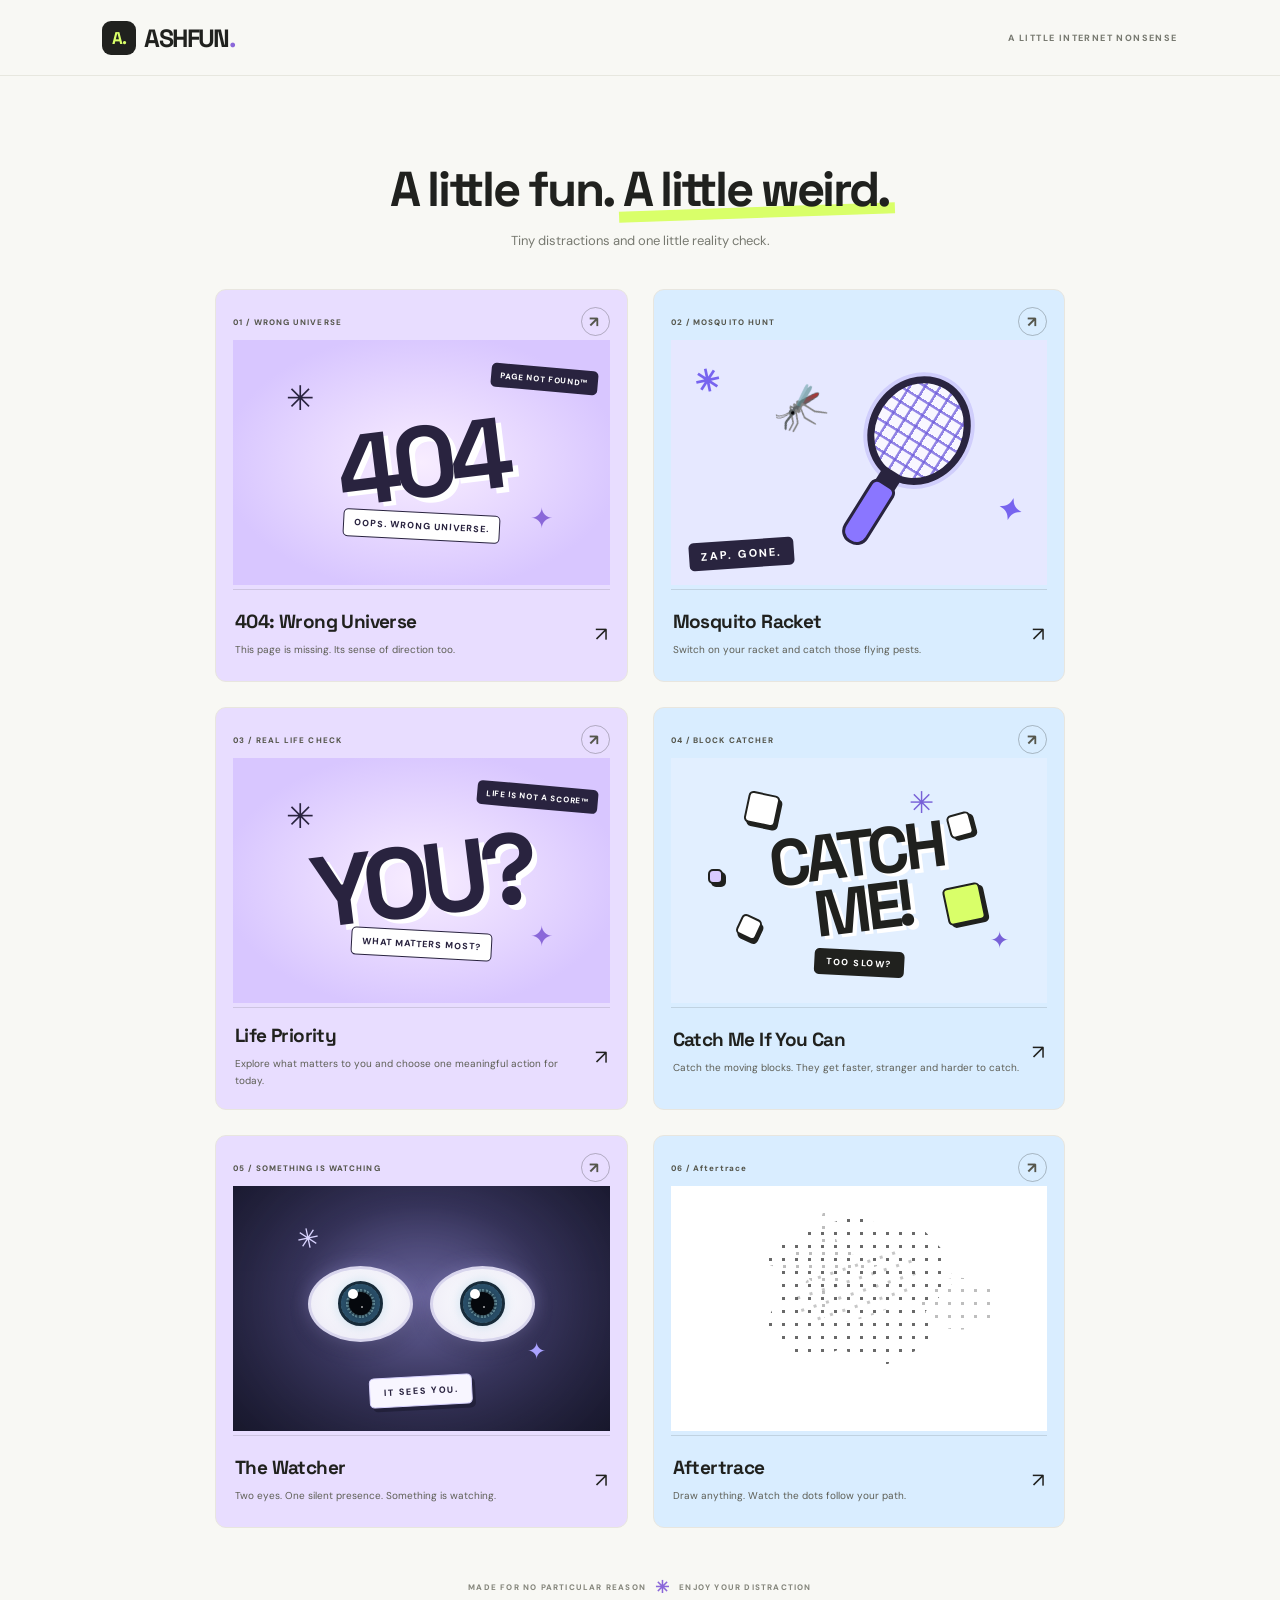
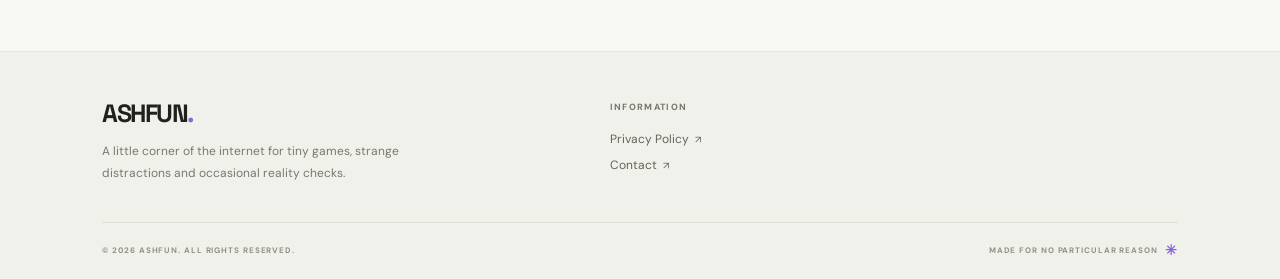
<file: index.html>
<!DOCTYPE html>
<html lang="en">
<head>
  <meta charset="UTF-8">
  <meta name="viewport" content="width=device-width, initial-scale=1.0">
  <meta name="description" content="ASHFUN — a little corner of the internet for weird distractions, tiny games, and meaningful life reflections.">
  <title>ASHFUN — Your Little Corner of Fun</title>
  <link rel="stylesheet" href="style.css">
  <script src="script.js" defer></script>
</head>
<body>

  <header class="navbar">
    <a href="index.html" class="brand" aria-label="ASHFUN home">
      <span class="brand-mark">A.</span>
      ASHFUN<span class="brand-dot">.</span>
    </a>
    <span class="header-note">A LITTLE INTERNET NONSENSE</span>
  </header>

  <main class="main">
    <section class="page-heading">
      <h1>A little fun. <span>A little weird.</span></h1>
      <p>Tiny distractions and one little reality check.</p>
    </section>

    <section class="games-grid" aria-label="Choose an experience">

      <!-- GAME 1: 404 WRONG UNIVERSE -->
      <a class="game-card game-lavender" href="404-error.html">
        <div class="game-card-top">
          <span>01 / WRONG UNIVERSE</span>
          <span class="card-arrow" aria-hidden="true">↗</span>
        </div>

        <div class="game-art art-404" aria-hidden="true">
          <span class="error-star error-star-one">✳</span>
          <span class="error-star error-star-two">✦</span>
          <div class="error-number">404</div>
          <div class="error-label">OOPS. WRONG UNIVERSE.</div>
          <div class="error-mini">PAGE NOT FOUND™</div>
        </div>

        <div class="game-card-bottom">
          <div>
            <h2>404: Wrong Universe</h2>
            <p>This page is missing. Its sense of direction too.</p>
          </div>
          <span class="bottom-arrow" aria-hidden="true">↗</span>
        </div>
      </a>

      <!-- GAME 2: MOSQUITO RACKET -->
      <a class="game-card game-blue" href="mosquito-game.html">
        <div class="game-card-top">
          <span>02 / MOSQUITO HUNT</span>
          <span class="card-arrow" aria-hidden="true">↗</span>
        </div>

        <div class="game-art art-mosquito" aria-hidden="true">
          <span class="mosquito-spark mosquito-spark-one">✳</span>
          <span class="mosquito-spark mosquito-spark-two">✦</span>
          <div class="mosquito-art-icon">🦟</div>

          <div class="racket-art">
            <div class="racket-art-head">
              <span></span><span></span><span></span>
              <span></span><span></span><span></span>
              <span></span><span></span><span></span>
            </div>
            <div class="racket-art-neck"></div>
            <div class="racket-art-handle"></div>
          </div>

          <div class="mosquito-art-label">ZAP. GONE.</div>
        </div>

        <div class="game-card-bottom">
          <div>
            <h2>Mosquito Racket</h2>
            <p>Switch on your racket and catch those flying pests.</p>
          </div>
          <span class="bottom-arrow" aria-hidden="true">↗</span>
        </div>
      </a>

      <!-- EXPERIENCE 3: LIFE PRIORITY -->
      <a class="game-card game-lavender" href="life-priority.html">
        <div class="game-card-top">
          <span>03 / REAL LIFE CHECK</span>
          <span class="card-arrow" aria-hidden="true">↗</span>
        </div>

        <div class="game-art art-404" aria-hidden="true">
          <span class="error-star error-star-one">✳</span>
          <span class="error-star error-star-two">✦</span>
          <div class="error-number">YOU?</div>
          <div class="error-label">WHAT MATTERS MOST?</div>
          <div class="error-mini">LIFE IS NOT A SCORE™</div>
        </div>

        <div class="game-card-bottom">
          <div>
            <h2>Life Priority</h2>
            <p>Explore what matters to you and choose one meaningful action for today.</p>
          </div>
          <span class="bottom-arrow" aria-hidden="true">↗</span>
        </div>
      </a>

      <!-- GAME 4: CATCH ME IF YOU CAN -->
      <a class="game-card game-blue" href="block-catcher.html">
        <div class="game-card-top">
          <span>04 / BLOCK CATCHER</span>
          <span class="card-arrow" aria-hidden="true">↗</span>
        </div>

        <div class="game-art art-catcher" aria-hidden="true">
          <span class="catcher-star catcher-star-one">✳</span>
          <span class="catcher-star catcher-star-two">✦</span>

          <div class="catcher-block catcher-block-one"></div>
          <div class="catcher-block catcher-block-two"></div>
          <div class="catcher-block catcher-block-three"></div>
          <div class="catcher-block catcher-block-four"></div>
          <div class="catcher-block catcher-block-five"></div>

          <div class="catcher-title">CATCH<br>ME!</div>
          <div class="catcher-label">TOO SLOW?</div>
        </div>

        <div class="game-card-bottom">
          <div>
            <h2>Catch Me If You Can</h2>
            <p>Catch the moving blocks. They get faster, stranger and harder to catch.</p>
          </div>
          <span class="bottom-arrow" aria-hidden="true">↗</span>
        </div>
      </a>

      <!-- EXPERIENCE 5: THE WATCHER -->
      <a class="game-card game-lavender" href="watcher.html">
        <div class="game-card-top">
          <span>05 / SOMETHING IS WATCHING</span>
          <span class="card-arrow" aria-hidden="true">↗</span>
        </div>

        <div class="game-art art-watcher" aria-hidden="true">
          <span class="watcher-star watcher-star-one">✳</span>
          <span class="watcher-star watcher-star-two">✦</span>

          <div class="watcher-eyes">
            <div class="watcher-eye">
              <div class="watcher-iris"></div>
            </div>
            <div class="watcher-eye">
              <div class="watcher-iris"></div>
            </div>
          </div>

          <div class="watcher-label">IT SEES YOU.</div>
        </div>

        <div class="game-card-bottom">
          <div>
            <h2>The Watcher</h2>
            <p>Two eyes. One silent presence. Something is watching.</p>
          </div>
          <span class="bottom-arrow" aria-hidden="true">↗</span>
        </div>
      </a>

      <!-- EXPERIENCE 6: Aftertrace -->
      <a class="game-card game-blue" href="dots.html">
        <div class="game-card-top">
          <span>06 / Aftertrace</span>
          <span class="card-arrow" aria-hidden="true">↗</span>
        </div>

        <div class="game-art art-dots" aria-hidden="true">
          <div class="dots-preview dots-preview-one"></div>
          <div class="dots-preview dots-preview-two"></div>
          <div class="dots-preview dots-preview-three"></div>
          <div class="dots-preview dots-preview-four"></div>
        </div>

        <div class="game-card-bottom">
          <div>
            <h2>Aftertrace</h2>
            <p>Draw anything. Watch the dots follow your path.</p>
          </div>
          <span class="bottom-arrow" aria-hidden="true">↗</span>
        </div>
      </a>

    </section>

    <div class="bottom-note">
      MADE FOR NO PARTICULAR REASON
      <span>✳</span>
      ENJOY YOUR DISTRACTION
    </div>
  </main>

  <footer class="site-footer">

    <div class="footer-main">

      <div class="footer-about">
        <a href="index.html" class="footer-brand">
          ASHFUN<span>.</span>
        </a>
        <p>
          A little corner of the internet for tiny games,
          strange distractions and occasional reality checks.
        </p>
      </div>

      <div class="footer-links">
        <h3>INFORMATION</h3>
        <a href="privacy-policy.html" target="_blank" rel="noopener noreferrer">Privacy Policy <span>↗</span></a>
        <a href="mailto:abhishekhadpad2397@gmail.com" target="_blank" rel="noopener noreferrer">Contact <span>↗</span></a>
      </div>

    </div>

    <div class="footer-bottom">
      <span>© <span id="footer-year">2026</span> ASHFUN. ALL RIGHTS RESERVED.</span>
      <span>MADE FOR NO PARTICULAR REASON <span class="footer-star">✳</span></span>
    </div>

  </footer>

</body>
</html>
<!-- Cloudflare analytics deployment check -->
</file>
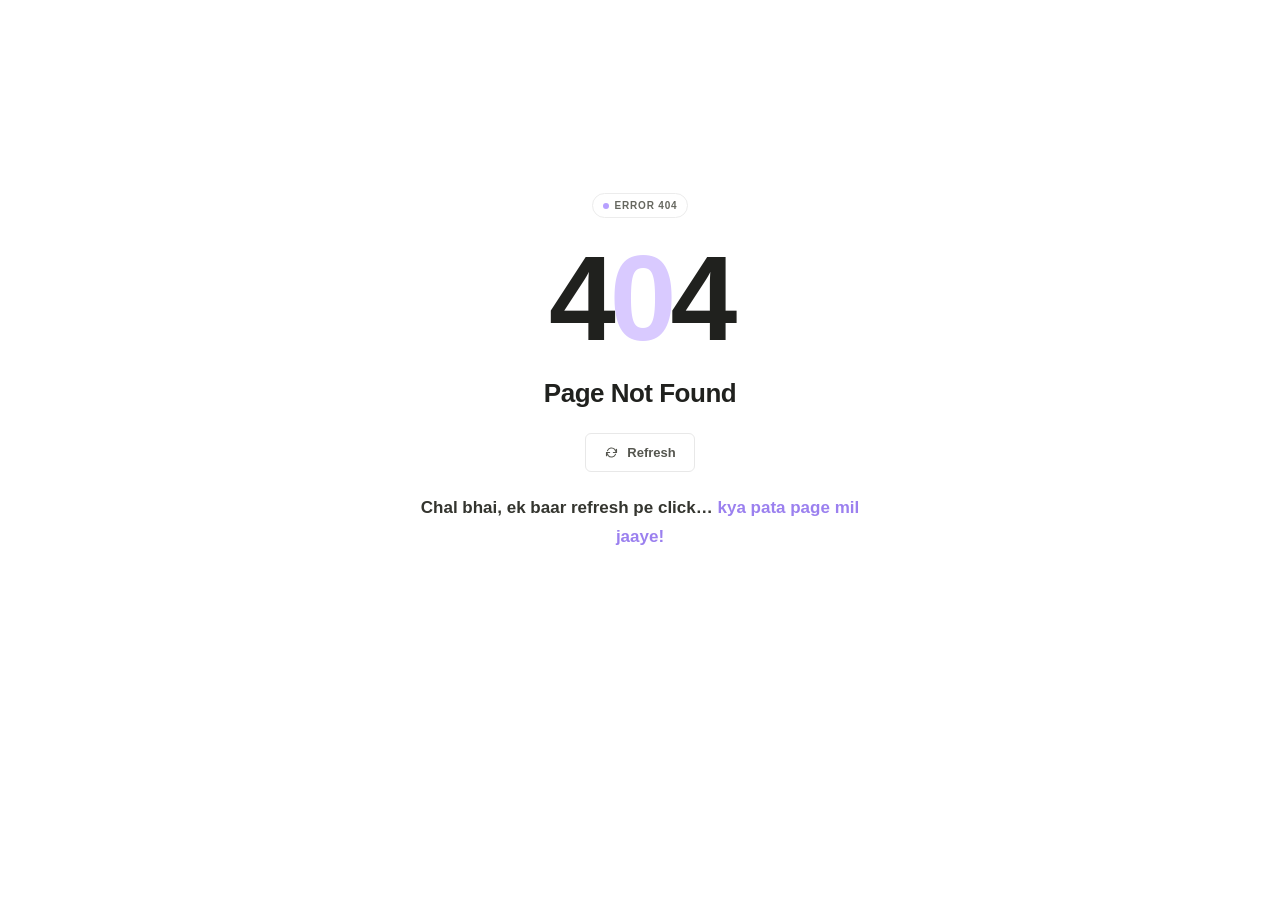
<file: 404-error.html>
<!DOCTYPE html>
<html lang="en">
<head>
  <meta charset="UTF-8">
  <meta name="viewport" content="width=device-width, initial-scale=1.0">
  <meta name="description" content="Page not found.">
  <meta name="robots" content="noindex, follow">
  <title>404 — Page Not Found</title>

  <style>
    * {
      box-sizing: border-box;
    }

    body {
      margin: 0;
      min-height: 100vh;
      background: #ffffff;
      color: #20211e;
      font-family: Arial, Helvetica, sans-serif;
    }

    .error-page {
      min-height: 100vh;
      display: flex;
      align-items: center;
      justify-content: center;
      padding: 30px 20px;
    }

    .error-content {
      width: 100%;
      max-width: 460px;
      text-align: center;
      transform: translateY(-35px);
    }

    .error-label {
      display: inline-flex;
      align-items: center;
      gap: 6px;
      margin-bottom: 20px;
      padding: 6px 10px;
      border: 1px solid #ececec;
      border-radius: 100px;
      color: #66675f;
      font-size: 10px;
      font-weight: 600;
      letter-spacing: 0.8px;
      text-transform: uppercase;
    }

    .error-dot {
      width: 6px;
      height: 6px;
      border-radius: 50%;
      background: #b7a0ff;
    }

    .error-code {
      margin: 0;
      color: #20211e;
      font-size: clamp(80px, 16vw, 120px);
      font-weight: 800;
      line-height: 1;
      letter-spacing: -6px;
    }

    .error-code span {
      color: #d9caff;
    }

    .error-title {
      margin: 20px 0 0;
      font-size: clamp(20px, 4vw, 26px);
      font-weight: 700;
      letter-spacing: -0.5px;
    }

    .refresh-button {
      display: inline-flex;
      align-items: center;
      justify-content: center;
      gap: 8px;
      margin-top: 24px;
      padding: 11px 18px;
      border: 1px solid #e8e8e8;
      border-radius: 6px;
      background: transparent;
      color: #55564f;
      font-family: inherit;
      font-size: 13px;
      font-weight: 700;
      cursor: pointer;
      transition: background 0.2s ease,
                  border-color 0.2s ease,
                  color 0.2s ease;
    }

    .refresh-button:hover {
      background: #f7f7f7;
      border-color: #d8d8d8;
      color: #20211e;
    }

    .refresh-button:focus-visible {
      outline: 2px solid #b7a0ff;
      outline-offset: 3px;
    }

    .refresh-button svg {
      width: 15px;
      height: 15px;
      transition: transform 0.3s ease;
    }

    .refresh-button:hover svg {
      transform: rotate(45deg);
    }

    .refresh-instruction {
      margin: 22px 0 0;
      color: #34352f;
      font-size: clamp(15px, 3.5vw, 17px);
      font-weight: 700;
      line-height: 1.7;
      transition: opacity 0.25s ease;
    }

    .refresh-instruction span {
      color: #9b80ef;
    }

    .refresh-instruction.hidden {
      display: none;
    }

    .funny-message {
      max-width: 380px;
      min-height: 55px;
      margin: 20px auto 0;
      padding: 0 5px;
      color: #45463f;
      font-size: clamp(16px, 3.8vw, 19px);
      font-weight: 700;
      line-height: 1.7;
      opacity: 0;
      transform: translateY(8px);
      transition: opacity 0.3s ease, transform 0.3s ease;
    }

    .funny-message.visible {
      opacity: 1;
      transform: translateY(0);
    }

    .message-count {
      margin-top: 10px;
      color: #aaa99f;
      font-size: 11px;
      font-weight: 600;
      letter-spacing: 0.8px;
      opacity: 0;
      transition: opacity 0.2s ease;
    }

    .message-count.visible {
      opacity: 1;
    }

    /* Little ghost that slides in from the right */
    .ghost-notification {
      position: fixed;
      right: 20px;
      bottom: 24px;
      z-index: 1000;
      display: flex;
      align-items: center;
      gap: 12px;
      width: min(330px, calc(100vw - 32px));
      padding: 14px 16px;
      border: 1px solid #eee9ff;
      border-radius: 14px;
      background: rgba(255, 255, 255, 0.98);
      box-shadow: 0 8px 30px rgba(32, 33, 30, 0.09);
      opacity: 0;
      visibility: hidden;
      transform: translateX(calc(100% + 40px));
      transition:
        transform 0.45s cubic-bezier(0.2, 0.8, 0.2, 1),
        opacity 0.35s ease,
        visibility 0.35s ease;
      pointer-events: none;
    }

    .ghost-notification.show {
      opacity: 1;
      visibility: visible;
      transform: translateX(0);
    }

    .ghost-icon {
      flex-shrink: 0;
      display: flex;
      align-items: center;
      justify-content: center;
      width: 43px;
      height: 43px;
      border-radius: 12px;
      background: #f1ebff;
      font-size: 27px;
      animation: ghost-float 2s ease-in-out infinite;
    }

    .ghost-text {
      min-width: 0;
      text-align: left;
    }

    .ghost-heading {
      margin: 0 0 4px;
      color: #9b80ef;
      font-size: 10px;
      font-weight: 800;
      letter-spacing: 1px;
      text-transform: uppercase;
    }

    .ghost-message {
      margin: 0;
      color: #34352f;
      font-size: 13px;
      font-weight: 700;
      line-height: 1.5;
      overflow-wrap: anywhere;
    }

    @keyframes ghost-float {
      0%, 100% {
        transform: translateY(0);
      }

      50% {
        transform: translateY(-4px);
      }
    }

    @media (max-width: 480px) {
      .error-content {
        transform: translateY(-20px);
      }

      .error-code {
        letter-spacing: -4px;
      }

      .error-title {
        margin-top: 16px;
      }

      .refresh-instruction {
        margin-top: 20px;
      }

      .ghost-notification {
        right: 12px;
        bottom: 14px;
      }
    }

    @media (prefers-reduced-motion: reduce) {
      .refresh-button,
      .refresh-button svg,
      .funny-message,
      .message-count,
      .refresh-instruction,
      .ghost-notification {
        transition: none;
      }

      .ghost-icon {
        animation: none;
      }
    }
  </style>
</head>

<body>
  <main class="error-page">
    <section class="error-content" aria-labelledby="error-title">

      <div class="error-label">
        <span class="error-dot"></span>
        Error 404
      </div>

      <h1 class="error-code">4<span>0</span>4</h1>

      <h2 class="error-title" id="error-title">
        Page Not Found
      </h2>

      <button
        class="refresh-button"
        id="refreshButton"
        type="button"
        aria-label="Show a funny message"
      >
        <svg
          xmlns="http://www.w3.org/2000/svg"
          viewBox="0 0 24 24"
          fill="none"
          stroke="currentColor"
          stroke-width="1.8"
          stroke-linecap="round"
          stroke-linejoin="round"
          aria-hidden="true"
        >
          <path d="M20 7v5h-5"></path>
          <path d="M4 17v-5h5"></path>
          <path d="M5.6 9a7 7 0 0 1 11.6-2L20 12"></path>
          <path d="M18.4 15a7 7 0 0 1-11.6 2L4 12"></path>
        </svg>
        Refresh
      </button>

      <p class="refresh-instruction" id="refreshInstruction">
        Chal bhai, ek baar refresh pe click…
        <span>kya pata page mil jaaye!</span>
      </p>

      <div
        class="funny-message"
        id="funnyMessage"
        role="status"
        aria-live="polite"
      ></div>

      <div
        class="message-count"
        id="messageCount"
        aria-live="off"
      ></div>

    </section>
  </main>

  <!-- Ghost notification -->
  <aside
    class="ghost-notification"
    id="ghostNotification"
    role="status"
    aria-live="polite"
    aria-atomic="true"
  >
    <div class="ghost-icon" aria-hidden="true">👻</div>

    <div class="ghost-text">
      <p class="ghost-heading">A little reminder</p>
      <p class="ghost-message" id="ghostMessage">
        Abhi tak yahi hai, bhai? 😂
      </p>
    </div>
  </aside>

  <script>
    const refreshButton = document.getElementById("refreshButton");
    const refreshInstruction = document.getElementById("refreshInstruction");
    const funnyMessage = document.getElementById("funnyMessage");
    const messageCount = document.getElementById("messageCount");

    const ghostNotification = document.getElementById("ghostNotification");
    const ghostMessage = document.getElementById("ghostMessage");

    const messages = [
      "Chala ja bhai, page nahi mila! Ek baar refresh karke dekh 😂",
      "Arre bhai, bola na page nahi hai! Phir se aa gaya? 😭",
      "Chalo ek aur baar try karte hain... shayad page ko akal aa jaaye 🤡",
      "Bhai, page toh gayab hai. CID ko bulayein kya? 🕵️",
      "Refresh pe refresh maar raha hai, petrol thodi lagta hai! 😂",
      "Lagta hai page chhutti pe gaya hai. Monday ko aana! 🏖️",
      "Bhai itni umeed toh mujhe apne exam results se bhi nahi thi 💀",
      "Page nahi mila, par tumhara patience kamaal ka hai! 🫡",
      "Ek aur click? Bhai, button ko naukri se nikalwa dega kya? 😂",
      "404 mila hai bhai, 420 nahi! Seedha ghar ja 😭",
      "Page Himalaya chala gaya hai, dhoondhne mein time lagega 🏔️",
      "Internet theek hai bhai, bas page ne ghost kar diya 👻",
      "Chalo phir se! Kya pata agle click mein lottery lag jaaye 🎰",
      "Bhai tu refresh kar, main tab tak chai pee ke aata hoon ☕",
      "Itni baar toh log apne crush ka last seen bhi nahi dekhte 😂",
      "Page abhi available nahi hai. Uska breakup chal raha hai 💔",
      "Bhai, button thak gaya hai... thoda reham kar! 🥲",
      "Koshish karne walon ki haar nahi hoti... par page phir bhi nahi mila 🤣",
      "Bas kar bhai! Page nahi, tera dedication legendary hai 🏆",
      "Aakhri baar bol raha hoon... achha chalo, ek baar aur 😂",
      "Bhai, page nahi mil raha, Google Maps khol ke dekhein kya? 🗺️",
      "Page itna lazy hai ki aane ka mann hi nahi kar raha 😂",
      "Bhai, refresh button tera best friend ban gaya hai kya? 🤝",
      "Page ne bola: aaj mood nahi hai, kal try karna 😴",
      "404 dekh ke bhi nahi maana? Bhai tu alag hi level hai 💀",
      "Bhai, page ko dhoondhne nikle the, ab khud kho gaye 🤡",
      "Refresh karte karte phone ki battery khatam ho jayegi 🔋",
      "Page underground hai bhai, secret mission chal raha hai 🕵️",
      "Bhai, itna effort padhai mein lagaya hota toh topper hota 😂",
      "Page ka last seen bhi nahi aa raha bhai 👻",
      "Internet se poochha, usne bhi haath khade kar diye 🤷",
      "Bhai, page ne tujhe block kar diya lagta hai 🚫",
      "Ek kaam kar, page ko WhatsApp pe message kar 📱",
      "Page aayega bhai, bas apni shaadi se pehle umeed mat chhodna 😂",
      "Bhai, NASA ko bulaun? Page space mein kho gaya hai 🚀",
      "Refresh ka button dab raha hai, par kismat nahi khul rahi 😭",
      "Page abhi meditation kar raha hai, disturb mat kar 🧘",
      "Bhai, itni baar toh main apna alarm bhi snooze nahi karta ⏰",
      "404: Page missing, patience testing successfully completed 🏆",
      "Page ki attendance short hai bhai, absent mark kar dein? 📝",
      "Bhai, page ko ghar se bulaane ke liye mummy ko phone karein? 😂",
      "Refresh karne se page nahi, bas teri umeedein badh rahi hain 📈",
      "Page ne chhutti maangi thi, maine approve kar di 🏖️",
      "Bhai, tu rukega ya refresh button ki retirement karwaun? 😂",
      "Page itna shy hai ki saamne hi nahi aa raha 🫣",
      "Bhai, ek baar aankhein band karke khol... nahi, page phir bhi nahi hai 😭",
      "404 ka matlab: Four baar try kar, phir bhi zero chance 🤣",
      "Page ko dhoondhne ke liye detective course karna padega 🔍",
      "Bhai, refresh ki speed dekh ke Wi-Fi bhi darr gaya 📶",
      "Page abhi apni life sort kar raha hai, thoda time de 💅",
      "Bhai, tu click karta reh, main popcorn leke aata hoon 🍿",
      "Page ka mood Instagram story jaisa hai, 24 ghante baad bhi nahi aayega 😂",
      "Itni mehnat toh log ex ko wapas laane mein bhi nahi karte 💀",
      "Bhai, page ko invitation bhej diya hai, response pending hai 💌",
      "Refresh button soch raha hai: meri kya galti hai bhai? 😭",
      "Page ka location off hai bhai, track nahi ho raha 📍",
      "Bhai, page hide and seek khel raha hai, aur tu haar raha hai 😂",
      "Aaj page ka Monday hai, isliye kaam nahi karega ☕",
      "Page ko neend aa rahi hai, tu bhi so ja bhai 😴",
      "Bhai, ek baar refresh aur maar... bas tradition ke liye 🤣",
      "Page ki salary pending hai, kaam karne se mana kar diya 💸",
      "Bhai, itna refresh mat kar, page ko chakkar aa jayenge 😵‍💫",
      "Page ne resignation de diya hai, replacement dhoondh rahe hain 📄",
      "Bhai, tera dedication dekh ke 404 bhi emotional ho gaya 🥹",
      "Page abhi loading ki duniya mein tapasya kar raha hai 🙏",
      "Refresh karne se pehle page ko good morning bolna chahiye tha 🌞",
      "Bhai, page ki train chhoot gayi, agle station pe milega 🚂",
      "Page ko dhoondhte dhoondhte tu developer ban jayega 😂",
      "Bhai, yeh page nahi mila, par entertainment free mein mil raha hai 🎭",
      "Page ka rishta aaya tha, par server walon ne mana kar diya 💍",
      "Bhai, page ka GPS bhi 'recalculating' bol raha hai 🗺️",
      "Refresh button keh raha hai: bhai, meri bhi koi izzat hai 😤",
      "Page ko viral fever hai, online nahi aa payega 🤒",
      "Bhai, 404 dekh ke bhi hope? Tu toh motivational speaker hai 🫡",
      "Page ne bola: mujhe space chahiye... internet wali space 🚀",
      "Bhai, page ko dhoondhne ka budget khatam ho gaya 💸",
      "Itna click karega toh button tujhe friend request bhej dega 😂",
      "Page abhi traffic mein phansa hai, thoda wait kar 🚗",
      "Bhai, yeh page nahi, tera patience test ka final round hai 🧠",
      "Chal bhai, aaj ke liye itna kaafi hai... kal phir beizzati karenge 😂"
    ];

    const ghostMessages = [
      "Abhi tak yahi hai, bhai? 😂",
      "Bhai, page mila ya yahin ghar basa liya? 👻",
      "Main ghost hoon, phir bhi tujhse pehle aa gaya! 🤣",
      "Kitni der aur, bhai? Chai thandi ho gayi ☕",
      "Page dhoondh raha hai ya time pass kar raha hai? 😂",
      "Bhai, main bhi tere saath wait kar raha hoon 👀",
      "404 ko apna permanent address mat bana lena 🏠",
      "Ek hint doon? Page mujhse bhi nahi mil raha 🤡",
      "Bhai, ab tak toh page ko yaad aa jaana chahiye tha 😭",
      "Tu abhi bhi yahin hai? Dedication ko salaam 🫡",
      "Ghost aaya, page nahi aaya. Kya scene hai! 👻",
      "Bhai, refresh karte karte record bana dega kya? 🏆",
      "Main toh bhoot hoon, tu kya kar raha hai yahan? 😂",
      "Page ke intezaar mein chai ka doosra cup ho jaaye? ☕",
      "Bhai, page ko tera intezaar nahi hai shayad 💀",
      "Abhi tak page nahi mila? Plot twist: main bhi lost hoon 🗺️",
      "Bhai, ghar nahi jaana kya? 😂",
      "Main phir aa gaya! Page ko bhi bula loon? 👻",
      "Itna wait toh food delivery mein bhi nahi karte 🍕",
      "Bhai, bas kar! 404 se dosti ho gayi kya? 🤝"
    ];

    let lastMessageIndex = -1;
    let lastGhostMessageIndex = -1;
    let clickCount = 0;
    let ghostHideTimeout;

    // Main Refresh button: hide the instruction and show a funny message.
    refreshButton.addEventListener("click", function () {
      refreshInstruction.classList.add("hidden");

      let randomIndex;

      do {
        randomIndex = Math.floor(Math.random() * messages.length);
      } while (
        messages.length > 1 &&
        randomIndex === lastMessageIndex
      );

      lastMessageIndex = randomIndex;
      clickCount++;

      funnyMessage.classList.remove("visible");
      funnyMessage.textContent = messages[randomIndex];
      messageCount.textContent = "TRY #" + clickCount;
      messageCount.classList.add("visible");

      requestAnimationFrame(function () {
        funnyMessage.classList.add("visible");
      });
    });

    // Show a ghost message at a random interval between 10 and 15 seconds.
    function scheduleGhost() {
      const delay = 20000 + Math.random() * 5000;

      setTimeout(function () {
        showGhost();
      }, delay);
    }

    function showGhost() {
      let randomIndex;

      do {
        randomIndex = Math.floor(Math.random() * ghostMessages.length);
      } while (
        ghostMessages.length > 1 &&
        randomIndex === lastGhostMessageIndex
      );

      lastGhostMessageIndex = randomIndex;
      ghostMessage.textContent = ghostMessages[randomIndex];

      ghostNotification.classList.add("show");

      clearTimeout(ghostHideTimeout);

      // Keep the ghost visible for about 4 seconds.

      ghostHideTimeout = setTimeout(function () {
        ghostNotification.classList.remove("show");
      }, 5500);

      // Schedule the next appearance.
      scheduleGhost();
    }

    // Start the ghost appearances after the page loads.
    scheduleGhost();
  </script>
</body>
</html>
</file>
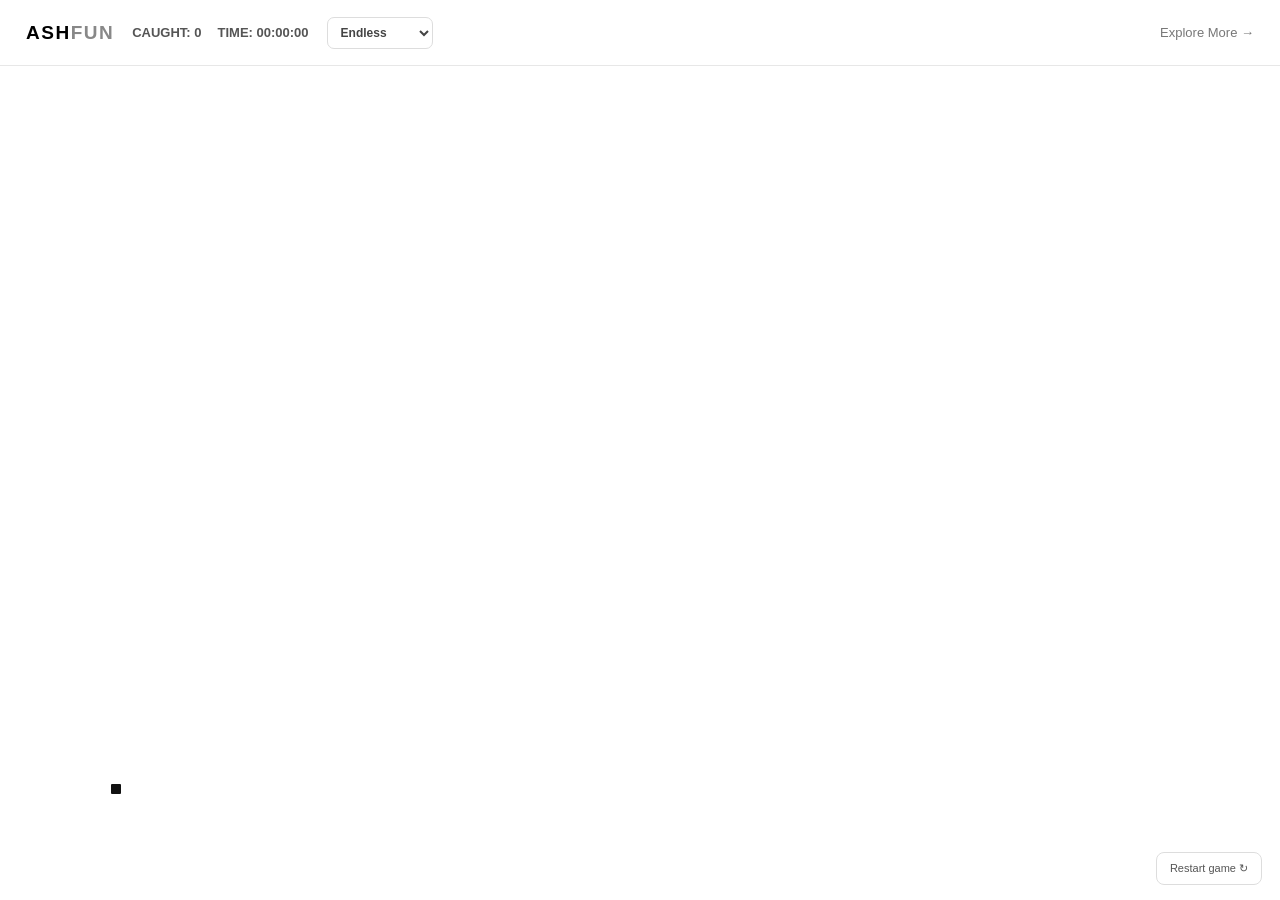
<file: block-catcher.html>
<!DOCTYPE html>
<html lang="en">
<head>
  <meta charset="UTF-8">
  <meta name="viewport" content="width=device-width, initial-scale=1.0">
  <meta name="description" content="An endless, increasingly chaotic block-catching game.">
  <title>Catch Me If You Can — ASHFUN</title>

  <style>
    * { box-sizing: border-box; }

    body {
      margin: 0;
      min-height: 100vh;
      background: #fff;
      font-family: Arial, Helvetica, sans-serif;
      overflow: hidden;
      user-select: none;
      -webkit-user-select: none;
    }

    a {
      color: inherit;
      text-decoration: none;
    }

    .topbar {
      min-height: 66px;
      padding: 0 26px;
      display: flex;
      justify-content: space-between;
      align-items: center;
      gap: 12px;
      border-bottom: 1px solid #e7e7e7;
      position: relative;
      z-index: 10;
      background: #fff;
    }

    .brand {
      font-size: 19px;
      font-weight: 900;
      letter-spacing: 1.5px;
      white-space: nowrap;
    }

    .brand span { color: #888; }

    .topbar-left {
      display: flex;
      align-items: center;
      gap: 18px;
      flex-wrap: wrap;
    }

    .game-stats {
      display: flex;
      align-items: center;
      gap: 16px;
    }

    .score, .timer {
      font-size: 13px;
      font-weight: 700;
      color: #555;
      white-space: nowrap;
    }

    .mode-select {
      border: 1px solid #ddd;
      border-radius: 7px;
      padding: 7px 9px;
      background: #fff;
      color: #444;
      font-size: 12px;
      font-weight: 700;
      cursor: pointer;
    }

    .back-link {
      color: #777;
      font-size: 13px;
      white-space: nowrap;
    }

    .arena {
      position: relative;
      width: calc(100% - 30px);
      height: calc(100dvh - 90px);
      min-height: 250px;
      margin: 12px auto;
      overflow: hidden;
      background: #fff;
      touch-action: none;
    }

    .block {
      position: absolute;
      padding: 0;
      border: 0;
      transform: translate(-50%, -50%);
      cursor: pointer;
      touch-action: none;
      -webkit-tap-highlight-color: transparent;
      outline: none;
    }

    .restart-button {
      position: fixed;
      right: 18px;
      bottom: 15px;
      z-index: 10;
      padding: 9px 13px;
      border: 1px solid #ddd;
      border-radius: 8px;
      background: #fff;
      color: #555;
      font-size: 11px;
      cursor: pointer;
    }

    .restart-button:hover {
      border-color: #999;
      color: #111;
    }

    .result-overlay {
      position: fixed;
      inset: 0;
      z-index: 30;
      display: none;
      align-items: center;
      justify-content: center;
      padding: 18px;
      background: rgba(255, 255, 255, 0.95);
      overflow-y: auto;
    }

    .result-overlay.show { display: flex; }

    .result-card {
      width: 100%;
      max-width: 420px;
      padding: 22px;
      border: 1px solid #e5e5e5;
      border-radius: 16px;
      background: #fff;
      text-align: center;
      box-shadow: 0 12px 40px rgba(0, 0, 0, 0.08);
      margin: auto;
    }

    .result-title {
      margin: 0 0 5px;
      font-size: 23px;
      font-weight: 900;
      color: #20211e;
    }

    .result-duration {
      margin: 0 0 17px;
      color: #777;
      font-size: 13px;
    }

    .challenge-preview {
      display: block;
      width: 100%;
      height: auto;
      border-radius: 9px;
      border: 1px solid #eee;
      margin-bottom: 16px;
    }

    .result-actions {
      display: flex;
      flex-direction: column;
      gap: 10px;
    }

    .result-actions button {
      padding: 12px 15px;
      border: 1px solid #ddd;
      border-radius: 9px;
      background: #fff;
      color: #333;
      font-size: 13px;
      font-weight: 700;
      cursor: pointer;
    }

    .result-actions button:hover { border-color: #999; }

    .result-actions .share-button {
      border-color: #20211e;
      background: #20211e;
      color: #fff;
    }

    .result-actions .share-button:hover { background: #383a34; }

    .share-status {
      min-height: 18px;
      margin-top: 12px;
      color: #666;
      font-size: 11px;
      line-height: 1.5;
    }

    @media (max-width: 600px) {
      .topbar {
        min-height: 58px;
        padding: 8px 12px;
        gap: 8px;
      }

      .topbar-left { gap: 9px; }
      .brand { font-size: 16px; }
      .game-stats { gap: 8px; }

      .score, .timer { font-size: 10px; }

      .mode-select {
        padding: 6px 5px;
        font-size: 10px;
        max-width: 105px;
      }

      .back-link { font-size: 10px; }

      .arena {
        width: calc(100% - 20px);
        height: calc(100dvh - 75px);
        margin: 8px auto;
      }

      .restart-button {
        right: 10px;
        bottom: 9px;
      }

      .result-card { padding: 17px; }
    }

    @media (max-width: 380px) {
      .topbar { padding: 7px 9px; }
      .topbar-left { gap: 7px; }
      .game-stats { gap: 6px; }
      .brand { font-size: 14px; }
      .score, .timer { font-size: 9px; }

      .mode-select {
        max-width: 88px;
        font-size: 9px;
      }

      .back-link { font-size: 9px; }
    }
  </style>
</head>

<body>

  <header class="topbar">
    <div class="topbar-left">
      <a class="brand" href="index.html">ASH<span>FUN</span></a>

      <div class="game-stats">
        <div class="score" id="score">CAUGHT: 0</div>
        <div class="timer" id="timer">TIME: 00:00:00</div>
      </div>

      <select class="mode-select" id="mode-select" aria-label="Choose game mode">
        <option value="endless">Endless</option>
        <option value="60">60 seconds</option>
        <option value="90">90 seconds</option>
      </select>
    </div>

    <a class="back-link" href="index.html">Explore More →</a>
  </header>

  <main class="arena" id="arena"></main>

  <button class="restart-button" id="restart-button" type="button">
    Restart game ↻
  </button>

  <div class="result-overlay" id="result-overlay">
    <div class="result-card">

      <h2 class="result-title">Time's up!</h2>

      <p class="result-duration" id="result-duration">
        60-second challenge
      </p>

      <img
        class="challenge-preview"
        id="challenge-preview"
        alt="Your ASHFUN challenge card"
      >

      <div class="result-actions">

        <button class="share-button" id="share-button" type="button">
          Challenge a Friend
        </button>

        <button id="download-button" type="button">
          Download Score Card
        </button>

        <button id="play-again-button" type="button">
          Play Again ↻
        </button>

      </div>

      <div class="share-status" id="share-status"></div>

    </div>
  </div>

  <script>
    "use strict";

    const arena = document.getElementById("arena");
    const restartButton = document.getElementById("restart-button");
    const scoreDisplay = document.getElementById("score");
    const timerDisplay = document.getElementById("timer");
    const modeSelect = document.getElementById("mode-select");

    const resultOverlay = document.getElementById("result-overlay");
    const resultDuration = document.getElementById("result-duration");
    const challengePreview = document.getElementById("challenge-preview");
    const shareButton = document.getElementById("share-button");
    const downloadButton = document.getElementById("download-button");
    const playAgainButton = document.getElementById("play-again-button");
    const shareStatus = document.getElementById("share-status");

    let blocks = [];
    let catches = 0;
    let animationId = null;
    let lastTime = 0;

    let gameStartTime = null;
    let lastTimerUpdate = 0;

    let gameDuration = 0;
    let gameOver = false;

    let challengeCardBlob = null;
    let challengeCardUrl = null;

    const pressedPointers = new Map();

    const BLOCK_SIZE = 10;
    const GAME_URL = "https://ashfun.pages.dev/block-catcher.html";

    const colors = [
      "#ff4d4d", "#3273ff", "#ffbd2e", "#a855f7",
      "#16a085", "#ff7a30", "#ec4899", "#222222",
      "#00a6a6", "#8b5cf6"
    ];

    function random(min, max) {
      return Math.random() * (max - min) + min;
    }

    function formatCaught(value) {
      if (value >= 1000000) {
        return (value / 1000000).toFixed(1).replace(/\.0$/, "") + "m";
      }

      if (value >= 1000) {
        return (value / 1000).toFixed(1).replace(/\.0$/, "") + "k";
      }

      return String(value);
    }

    function formatElapsedTime(milliseconds) {
      const totalSeconds = Math.floor(milliseconds / 1000);
      const hours = Math.floor(totalSeconds / 3600);
      const minutes = Math.floor((totalSeconds % 3600) / 60);
      const seconds = totalSeconds % 60;
      const pad = value => String(value).padStart(2, "0");

      return `${pad(hours)}:${pad(minutes)}:${pad(seconds)}`;
    }

    function formatCountdown(milliseconds) {
      const totalSeconds = Math.max(0, Math.ceil(milliseconds / 1000));
      const minutes = Math.floor(totalSeconds / 60);
      const seconds = totalSeconds % 60;

      return `${String(minutes).padStart(2, "0")}:${String(seconds).padStart(2, "0")}`;
    }

    function updateScore(timestamp = performance.now()) {
      let elapsed = 0;

      if (gameStartTime !== null) {
        elapsed = Math.max(0, timestamp - gameStartTime);
      }

      scoreDisplay.textContent = `CAUGHT: ${formatCaught(catches)}`;

      if (gameDuration > 0) {
        const remaining = Math.max(0, gameDuration - elapsed);
        timerDisplay.textContent = `TIME: ${formatCountdown(remaining)}`;
      } else {
        timerDisplay.textContent = `TIME: ${formatElapsedTime(elapsed)}`;
      }
    }

    function updateTimer(timestamp) {
      if (gameStartTime === null || gameOver) return;

      const elapsed = Math.max(0, timestamp - gameStartTime);

      if (gameDuration > 0 && elapsed >= gameDuration) {
        finishGame();
        return;
      }

      if (timestamp - lastTimerUpdate >= 100) {
        updateScore(timestamp);
        lastTimerUpdate = timestamp;
      }
    }

    function getDifficulty() {
      if (catches >= 50) return 5;
      if (catches >= 30) return 4;
      if (catches >= 20) return 3;
      if (catches >= 10) return 2;
      return 1;
    }

    function getSpeed() {
      const difficulty = getDifficulty();

      if (difficulty === 1) return 2.2 + catches * 0.04;
      if (difficulty === 2) return 4.5 + catches * 0.045;
      if (difficulty === 3) return 5.5 + catches * 0.05;
      if (difficulty === 4) return 6.5 + catches * 0.055;

      return 8 + catches * 0.06;
    }

    function getBlockStyle() {
      return {
        size: BLOCK_SIZE,
        color: catches < 10
          ? "#111111"
          : colors[Math.floor(Math.random() * colors.length)]
      };
    }

    function getBounds(size) {
      return {
        minX: size / 2,
        maxX: Math.max(size / 2, arena.clientWidth - size / 2),
        minY: size / 2,
        maxY: Math.max(size / 2, arena.clientHeight - size / 2)
      };
    }

    function chooseDirection(block) {
      const angle = random(0, Math.PI * 2);
      const speed = getSpeed();

      block.vx = Math.cos(angle) * speed;
      block.vy = Math.sin(angle) * speed;
    }

    function placeBlock(block) {
      const bounds = getBounds(block.size);

      block.x = random(bounds.minX, bounds.maxX);
      block.y = random(bounds.minY, bounds.maxY);

      chooseDirection(block);

      block.element.style.left = `${block.x}px`;
      block.element.style.top = `${block.y}px`;

      const now = performance.now();

      block.nextDirectionChange = now + random(300, 1100);
      block.nextJump = now + random(700, 1800);
    }

    function createBlock() {
      if (gameOver) return;

      const style = getBlockStyle();
      const element = document.createElement("button");

      element.type = "button";
      element.className = "block";
      element.setAttribute("aria-label", "Catch moving block");

      element.style.width = `${BLOCK_SIZE}px`;
      element.style.height = `${BLOCK_SIZE}px`;
      element.style.backgroundColor = style.color;

      element.style.borderRadius =
        catches >= 20 && Math.random() > 0.65 ? "5px" : "1px";

      element.style.zIndex = String(blocks.length + 1);

      const block = {
        element,
        x: 0,
        y: 0,
        vx: 0,
        vy: 0,
        size: BLOCK_SIZE,
        caught: false,
        paused: false,
        nextDirectionChange: 0,
        nextJump: 0
      };

      blocks.push(block);
      arena.appendChild(element);

      placeBlock(block);

      element.addEventListener("pointerenter", event => {
        if (event.pointerType !== "mouse" || gameOver) return;

        block.paused = true;

        if (!block.caught) {
          catchBlock(block);
        }
      });

      element.addEventListener("pointerleave", event => {
        if (event.pointerType !== "mouse") return;
        block.paused = false;
      });

      return block;
    }

    arena.addEventListener("pointerdown", event => {
      if (event.pointerType === "mouse" || gameOver) return;

      const target = event.target;

      if (!(target instanceof Element)) return;

      const element = target.closest(".block");

      if (!element || !arena.contains(element)) return;

      const block = blocks.find(item => item.element === element);

      if (!block || block.caught) return;

      block.paused = true;
      pressedPointers.set(event.pointerId, block);

      try {
        element.setPointerCapture(event.pointerId);
      } catch (error) {
        // Window-level pointer listeners remain as a fallback.
      }

      catchBlock(block);
    });

    function releasePointer(event) {
      const block = pressedPointers.get(event.pointerId);

      if (!block) return;

      block.paused = false;
      pressedPointers.delete(event.pointerId);
    }

    window.addEventListener("pointerup", releasePointer, true);
    window.addEventListener("pointercancel", releasePointer, true);

    function catchBlock(block) {
      if (block.caught || gameOver) return;

      block.caught = true;
      catches++;

      if (gameStartTime === null) {
        gameStartTime = performance.now();
        lastTimerUpdate = gameStartTime;
      }

      updateScore(performance.now());
      createBlock();
    }

    function changeDirection(block, jump = false) {
      chooseDirection(block);

      if (jump) {
        const bounds = getBounds(block.size);
        block.x = random(bounds.minX, bounds.maxX);
        block.y = random(bounds.minY, bounds.maxY);
      }
    }

    function updateBlock(block, timestamp, delta) {
      if (block.paused || gameOver) return;

      const difficulty = getDifficulty();
      const bounds = getBounds(block.size);

      const currentSpeed = Math.hypot(block.vx, block.vy);
      const targetSpeed = getSpeed();

      if (currentSpeed > 0) {
        block.vx = (block.vx / currentSpeed) * targetSpeed;
        block.vy = (block.vy / currentSpeed) * targetSpeed;
      }

      block.x += block.vx * delta;
      block.y += block.vy * delta;

      if (block.x <= bounds.minX || block.x >= bounds.maxX) {
        block.vx *= -1;
        block.x = Math.max(bounds.minX, Math.min(bounds.maxX, block.x));
      }

      if (block.y <= bounds.minY || block.y >= bounds.maxY) {
        block.vy *= -1;
        block.y = Math.max(bounds.minY, Math.min(bounds.maxY, block.y));
      }

      if (catches >= 30 && timestamp >= block.nextDirectionChange) {
        changeDirection(block);

        block.nextDirectionChange = timestamp +
          random(
            difficulty >= 5 ? 150 : 300,
            difficulty >= 5 ? 500 : 1000
          );
      }

      if (catches >= 50 && timestamp >= block.nextJump) {
        if (Math.random() < 0.75) {
          changeDirection(block, true);
        }

        block.nextJump = timestamp + random(250, 900);
      }

      if (catches >= 50) {
        if (Math.random() < 0.008) changeDirection(block);
        if (Math.random() < 0.002) changeDirection(block, true);
      }

      block.element.style.left = `${block.x}px`;
      block.element.style.top = `${block.y}px`;
    }

    // Generate the score card image.

    async function createChallengeCard() {
      const seconds = gameDuration / 1000;

      const canvas = document.createElement("canvas");
      canvas.width = 1200;
      canvas.height = 630;

      const ctx = canvas.getContext("2d");

      ctx.fillStyle = "#20211e";
      ctx.fillRect(0, 0, 1200, 630);

      ctx.globalAlpha = 0.12;
      ctx.fillStyle = "#d9ff69";

      ctx.beginPath();
      ctx.arc(1050, 90, 180, 0, Math.PI * 2);
      ctx.fill();

      ctx.beginPath();
      ctx.arc(100, 600, 150, 0, Math.PI * 2);
      ctx.fill();

      ctx.globalAlpha = 1;

      ctx.fillStyle = "#ffffff";
      ctx.font = "bold 38px Arial";
      ctx.textAlign = "center";
      ctx.fillText("ASHFUN", 600, 75);

      ctx.fillStyle = "#d9caff";
      ctx.font = "bold 34px Arial";
      ctx.fillText("CATCH ME IF YOU CAN", 600, 145);

      ctx.fillStyle = "#ffffff";
      ctx.font = "bold 150px Arial";
      ctx.fillText(String(catches), 600, 330);

      ctx.fillStyle = "#b8b8b2";
      ctx.font = "bold 27px Arial";
      ctx.fillText("BLOCKS CAUGHT", 600, 385);

      ctx.fillStyle = "#d9ff69";
      ctx.font = "bold 35px Arial";
      ctx.fillText(`IN ${seconds} SECONDS`, 600, 465);

      ctx.fillStyle = "#ffffff";
      ctx.font = "bold 31px Arial";
      ctx.fillText("CAN YOU BEAT ME?", 600, 535);

      ctx.fillStyle = "#d9caff";
      ctx.font = "24px Arial";
      ctx.fillText("ashfun.pages.dev/block-catcher.html", 600, 590);

      return new Promise((resolve, reject) => {
        canvas.toBlob(blob => {
          if (blob) {
            resolve(blob);
          } else {
            reject(new Error("Could not create score card."));
          }
        }, "image/png");
      });
    }

    function finishGame() {
      if (gameOver) return;

      gameOver = true;

      const seconds = gameDuration / 1000;

      updateScore(gameStartTime + gameDuration);

      resultDuration.textContent = `${seconds}-second challenge`;
      shareStatus.textContent = "Preparing your score card...";

      resultOverlay.classList.add("show");

      createChallengeCard()
        .then(blob => {
          challengeCardBlob = blob;

          if (challengeCardUrl) {
            URL.revokeObjectURL(challengeCardUrl);
          }

          challengeCardUrl = URL.createObjectURL(blob);
          challengePreview.src = challengeCardUrl;

          shareStatus.textContent = "";
        })
        .catch(() => {
          shareStatus.textContent = "Could not create the score card.";
        });
    }

    // Copy the challenge message. No messaging app is opened.

    async function shareChallenge() {
      const modeText = gameDuration === 0
        ? "Endless mode"
        : `${gameDuration / 1000}-second challenge`;

      const message =
        `🎯 I caught ${catches} blocks in Catch Me If You Can!\n\n` +
        `Mode: ${modeText}\n\n` +
        `Think you can beat my score?\n\n` +
        `Play here:\n${GAME_URL}`;

      try {
        if (navigator.clipboard && window.isSecureContext) {
          await navigator.clipboard.writeText(message);
        } else {
          throw new Error("Clipboard API unavailable");
        }

        shareStatus.textContent =
          "Challenge copied! Paste it wherever you want to share it.";
      } catch (error) {
        const textArea = document.createElement("textarea");

        textArea.value = message;
        textArea.style.position = "fixed";
        textArea.style.left = "-9999px";
        textArea.style.top = "0";

        document.body.appendChild(textArea);
        textArea.focus();
        textArea.select();

        let copied = false;

        try {
          copied = document.execCommand("copy");
        } catch (copyError) {
          copied = false;
        }

        textArea.remove();

        if (copied) {
          shareStatus.textContent =
            "Challenge copied! Paste it wherever you want to share it.";
        } else {
          shareStatus.textContent =
            "Could not copy automatically. Please copy the game link manually: " + GAME_URL;
        }
      }
    }

    // Download the score card.

    function downloadChallengeCard() {
      if (!challengeCardBlob || !challengeCardUrl) {
        shareStatus.textContent = "Your score card is still being prepared.";
        return;
      }

      const link = document.createElement("a");

      link.href = challengeCardUrl;
      link.download = "ashfun-challenge.png";

      document.body.appendChild(link);
      link.click();
      link.remove();

      shareStatus.textContent = "Score card downloaded!";
    }

    function animate(timestamp) {
      if (!lastTime) lastTime = timestamp;

      const delta = Math.min((timestamp - lastTime) / 16.67, 2);

      lastTime = timestamp;

      blocks.forEach(block => {
        updateBlock(block, timestamp, delta);
      });

      updateTimer(timestamp);

      if (!gameOver) {
        animationId = requestAnimationFrame(animate);
      }
    }

    function startGame() {
      if (animationId !== null) {
        cancelAnimationFrame(animationId);
        animationId = null;
      }

      pressedPointers.clear();

      blocks.forEach(block => {
        block.element.remove();
      });

      blocks = [];
      catches = 0;
      lastTime = 0;

      gameStartTime = null;
      lastTimerUpdate = 0;

      gameOver = false;

      gameDuration = modeSelect.value === "endless"
        ? 0
        : Number(modeSelect.value) * 1000;

      resultOverlay.classList.remove("show");
      shareStatus.textContent = "";

      challengeCardBlob = null;
      challengePreview.removeAttribute("src");

      if (challengeCardUrl) {
        URL.revokeObjectURL(challengeCardUrl);
        challengeCardUrl = null;
      }

      updateScore(performance.now());

      createBlock();

      animationId = requestAnimationFrame(animate);
    }

    restartButton.addEventListener("click", startGame);
    modeSelect.addEventListener("change", startGame);
    playAgainButton.addEventListener("click", startGame);
    shareButton.addEventListener("click", shareChallenge);
    downloadButton.addEventListener("click", downloadChallengeCard);

    window.addEventListener("resize", () => {
      blocks.forEach(block => {
        const bounds = getBounds(block.size);

        block.x = Math.max(
          bounds.minX,
          Math.min(bounds.maxX, block.x)
        );

        block.y = Math.max(
          bounds.minY,
          Math.min(bounds.maxY, block.y)
        );

        block.element.style.left = `${block.x}px`;
        block.element.style.top = `${block.y}px`;
      });
    });

    startGame();
  </script>

</body>
</html>
</file>
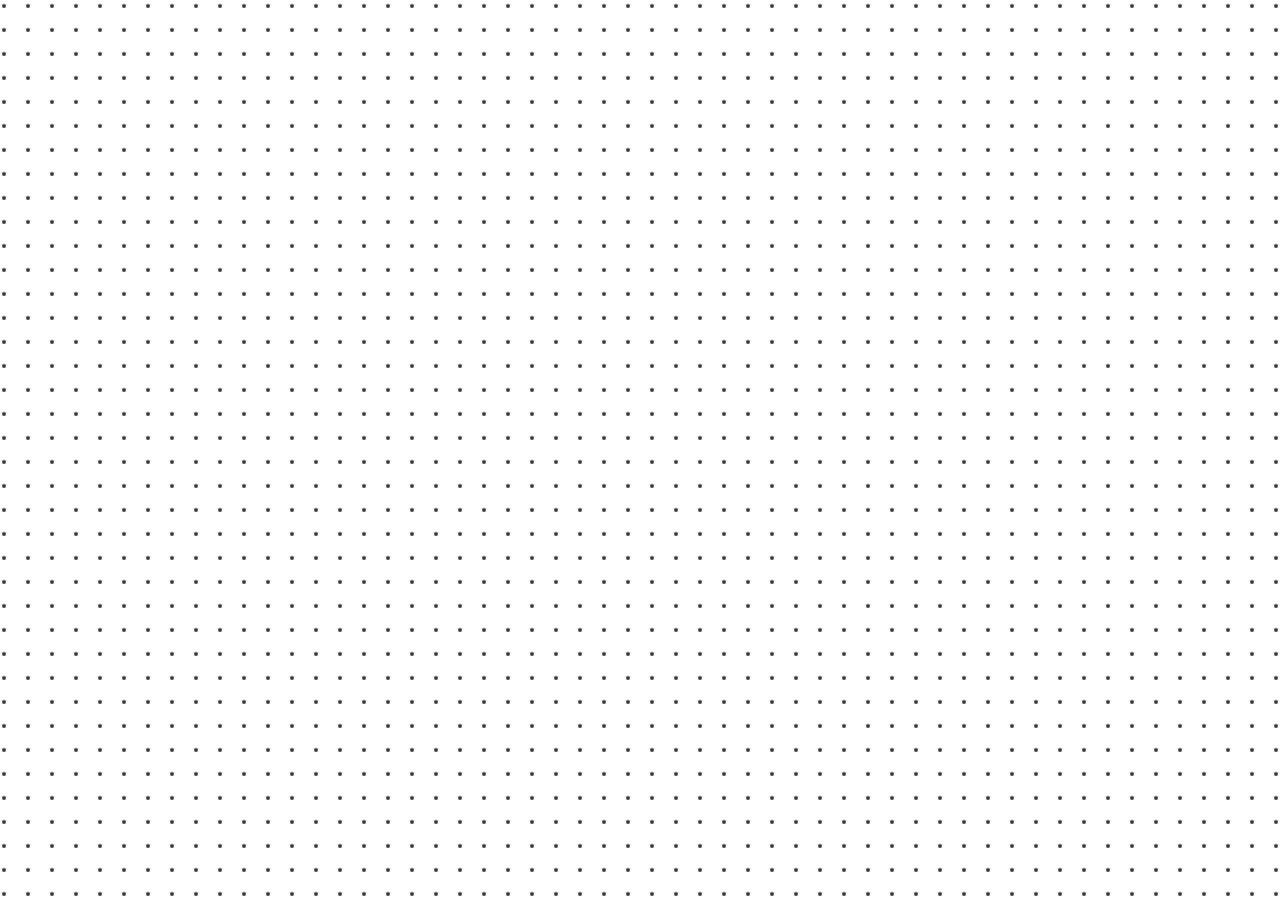
<file: dots.html>
<!DOCTYPE html>
<html lang="en">
<head>
<meta charset="UTF-8">
<meta name="viewport" content="width=device-width, initial-scale=1.0">
<meta name="description" content="Draw with dots. Watch the grid follow your movement.">
<title>Aftertrace — ASHFUN</title>

<style>
* {
    box-sizing: border-box;
}

html, body {
    margin: 0;
    width: 100%;
    height: 100%;
    overflow: hidden;
    background: #ffffff;
}

canvas {
    display: block;
    width: 100%;
    height: 100%;
    touch-action: none;
    cursor: default;
}
</style>
</head>

<body>

<canvas id="dots"></canvas>

<script>
const canvas = document.getElementById("dots");
const ctx = canvas.getContext("2d");

const spacing = 24;
const radius = 2;
const influenceRadius = 75;
const followStrength = 0.09;
const returnStrength = 0.045;

const stopDelay = 700;
const holdDuration = 1800;

let width = 0;
let height = 0;
let dpr = 1;

let dots = [];
let path = [];

let drawing = false;
let lastPointer = null;
let lastMoveTime = 0;
let shapeFinishedTime = 0;
let returning = false;

let animationFrame = 0;

function resize() {
    dpr = Math.min(window.devicePixelRatio || 1, 2);

    width = window.innerWidth;
    height = window.innerHeight;

    canvas.width = width * dpr;
    canvas.height = height * dpr;

    canvas.style.width = width + "px";
    canvas.style.height = height + "px";

    ctx.setTransform(dpr, 0, 0, dpr, 0, 0);

    createDots();

    path = [];
    drawing = false;
    returning = false;
    lastPointer = null;
}

function createDots() {
    dots = [];

    const columns = Math.ceil(width / spacing);
    const rows = Math.ceil(height / spacing);

    const offsetX = (width - (columns - 1) * spacing) / 2;
    const offsetY = (height - (rows - 1) * spacing) / 2;

    for (let row = 0; row < rows; row++) {
        for (let col = 0; col < columns; col++) {
            const x = offsetX + col * spacing;
            const y = offsetY + row * spacing;

            dots.push({
                homeX: x,
                homeY: y,
                x: x,
                y: y,
                vx: 0,
                vy: 0
            });
        }
    }
}

// Add cursor positions to the drawing path.
function addPathPoint(x, y) {
    if (path.length === 0) {
        path.push({ x, y });
        return;
    }

    const previous = path[path.length - 1];

    const dx = x - previous.x;
    const dy = y - previous.y;
    const distance = Math.sqrt(dx * dx + dy * dy);

    // Add points at regular intervals for a smooth path.
    const steps = Math.max(1, Math.ceil(distance / 5));

    for (let i = 1; i <= steps; i++) {
        const t = i / steps;

        path.push({
            x: previous.x + dx * t,
            y: previous.y + dy * t
        });
    }

    // Limit path size to keep performance stable.
    if (path.length > 1000) {
        path.splice(0, 200);
    }
}

function getPointerPosition(event) {
    const rect = canvas.getBoundingClientRect();

    return {
        x: event.clientX - rect.left,
        y: event.clientY - rect.top
    };
}

function startDrawing(event) {
    event.preventDefault();

    drawing = true;
    returning = false;
    path = [];

    const pointer = getPointerPosition(event);

    lastPointer = pointer;
    lastMoveTime = performance.now();

    addPathPoint(pointer.x, pointer.y);

    if (canvas.setPointerCapture) {
        canvas.setPointerCapture(event.pointerId);
    }
}

function moveDrawing(event) {
    const pointer = getPointerPosition(event);

    if (!drawing) {
        return;
    }

    event.preventDefault();

    const dx = pointer.x - lastPointer.x;
    const dy = pointer.y - lastPointer.y;

    if (Math.sqrt(dx * dx + dy * dy) > 1) {
        addPathPoint(pointer.x, pointer.y);

        lastPointer = pointer;
        lastMoveTime = performance.now();
    }
}

function stopDrawing() {
    if (!drawing) return;

    drawing = false;
    shapeFinishedTime = performance.now();
    lastPointer = null;
}

function findClosestPathPoint(x, y) {
    let closest = null;
    let minDistanceSquared = influenceRadius * influenceRadius;

    for (let i = 0; i < path.length; i++) {
        const point = path[i];

        const dx = point.x - x;
        const dy = point.y - y;

        const distanceSquared = dx * dx + dy * dy;

        if (distanceSquared < minDistanceSquared) {
            minDistanceSquared = distanceSquared;
            closest = point;
        }
    }

    return closest;
}

function updateDots() {
    const now = performance.now();

    // Detect when the user stops moving.
    if (
        drawing &&
        now - lastMoveTime > stopDelay
    ) {
        stopDrawing();
    }

    // Hold the completed drawing before returning to the grid.
    if (
        !drawing &&
        path.length > 0 &&
        !returning &&
        now - shapeFinishedTime > holdDuration
    ) {
        returning = true;
    }

    for (const dot of dots) {
        let target = null;

        if (path.length > 0 && !returning) {
            target = findClosestPathPoint(dot.homeX, dot.homeY);
        }

        if (target) {
            // Pull nearby dots towards the user's drawing.
            const dx = target.x - dot.x;
            const dy = target.y - dot.y;

            dot.vx += dx * followStrength;
            dot.vy += dy * followStrength;

        } else if (returning || path.length === 0) {
            // Bring dots back to their original grid positions.
            const dx = dot.homeX - dot.x;
            const dy = dot.homeY - dot.y;

            dot.vx += dx * returnStrength;
            dot.vy += dy * returnStrength;
        }

        // Smooth movement and damping.
        dot.vx *= 0.82;
        dot.vy *= 0.82;

        dot.x += dot.vx;
        dot.y += dot.vy;
    }

    // Clear the path after the dots have returned.
    if (returning) {
        let allReturned = true;

        for (const dot of dots) {
            const dx = dot.homeX - dot.x;
            const dy = dot.homeY - dot.y;

            if (Math.abs(dx) > 0.8 || Math.abs(dy) > 0.8) {
                allReturned = false;
                break;
            }
        }

        if (allReturned) {
            for (const dot of dots) {
                dot.x = dot.homeX;
                dot.y = dot.homeY;
                dot.vx = 0;
                dot.vy = 0;
            }

            path = [];
            returning = false;
        }
    }
}

function draw() {
    ctx.clearRect(0, 0, width, height);

    ctx.fillStyle = "#444444";

    for (const dot of dots) {
        ctx.beginPath();
        ctx.arc(dot.x, dot.y, radius, 0, Math.PI * 2);
        ctx.fill();
    }
}

function animate() {
    updateDots();
    draw();

    animationFrame = requestAnimationFrame(animate);
}

canvas.addEventListener("pointerdown", startDrawing);
canvas.addEventListener("pointermove", moveDrawing);

canvas.addEventListener("pointerup", stopDrawing);
canvas.addEventListener("pointercancel", stopDrawing);
canvas.addEventListener("lostpointercapture", stopDrawing);

window.addEventListener("resize", resize);

resize();
animate();
</script>

</body>
</html>
</file>
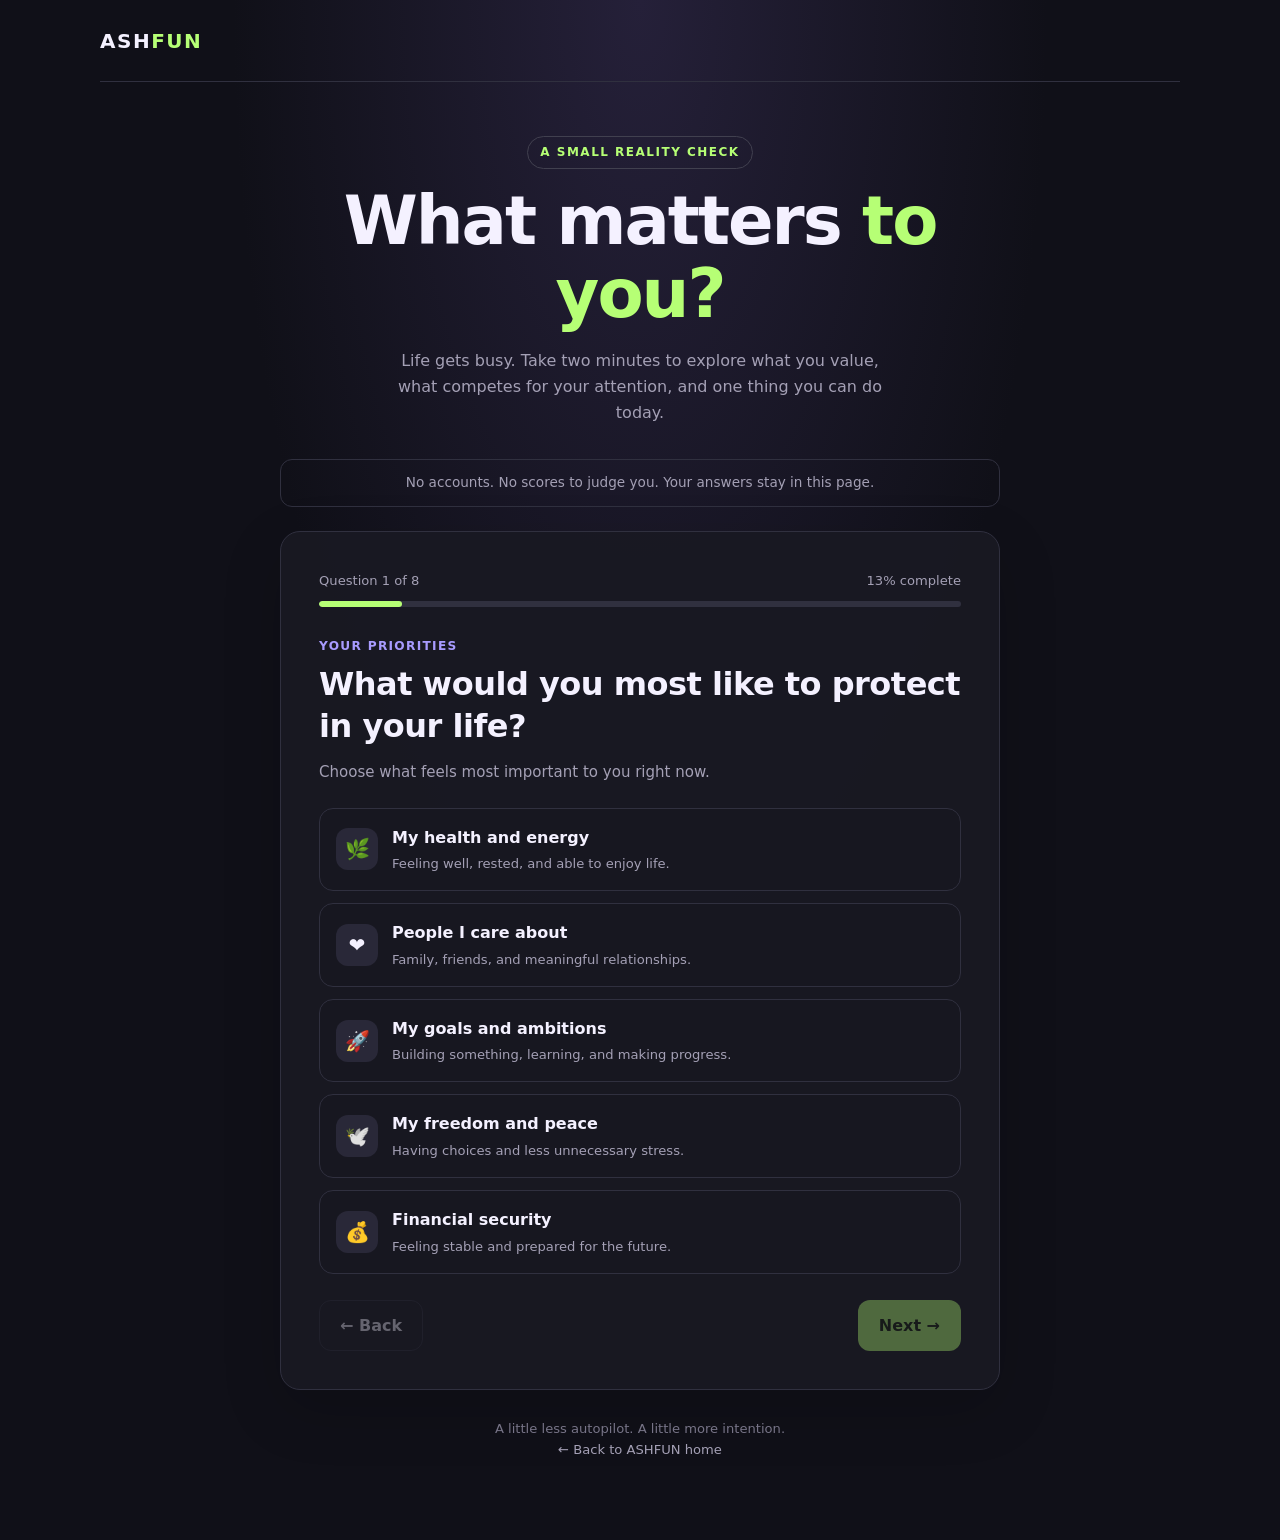
<file: life-priority.html>
<!DOCTYPE html>
<html lang="en">
<head>
  <meta charset="UTF-8">
  <meta name="viewport" content="width=device-width, initial-scale=1.0">

  <meta name="description" content="A short interactive experience to explore your life priorities and choose one meaningful action for today.">

  <title>Life Priority — ASHFUN</title>

  <style>
    :root {
      --bg: #101018;
      --panel: #191923;
      --panel-hover: #222230;
      --text: #f4f1ff;
      --muted: #a4a0b5;
      --accent: #b6ff75;
      --accent-dark: #19220f;
      --border: #30303f;
      --purple: #a89bff;
      --radius: 20px;
    }

    * {
      box-sizing: border-box;
    }

    html {
      scroll-behavior: smooth;
    }

    body {
      margin: 0;
      min-height: 100vh;
      background:
        radial-gradient(ellipse at top, #252039 0%, transparent 45%),
        var(--bg);
      color: var(--text);
      font-family: Inter, system-ui, -apple-system, BlinkMacSystemFont,
        "Segoe UI", sans-serif;
      line-height: 1.6;
    }

    button {
      font: inherit;
    }

    button:focus-visible,
    a:focus-visible {
      outline: 3px solid var(--accent);
      outline-offset: 4px;
    }

    a {
      color: inherit;
      text-decoration: none;
    }

    .topbar {
      width: min(1080px, calc(100% - 36px));
      margin: 0 auto;
      min-height: 82px;
      display: flex;
      justify-content: space-between;
      align-items: center;
      gap: 16px;
      border-bottom: 1px solid var(--border);
    }

    .brand {
      font-size: 1.25rem;
      font-weight: 900;
      letter-spacing: 1.5px;
    }

    .brand span {
      color: var(--accent);
    }

    .back-link {
      color: var(--muted);
      font-size: 0.9rem;
      transition: color 0.2s;
    }

    .back-link:hover {
      color: var(--accent);
    }

    main {
      width: min(720px, calc(100% - 36px));
      margin: 0 auto;
      padding: 54px 0 80px;
    }

    .intro {
      text-align: center;
      margin-bottom: 34px;
    }

    .eyebrow {
      display: inline-block;
      margin-bottom: 16px;
      padding: 6px 12px;
      border: 1px solid #41404f;
      border-radius: 100px;
      color: var(--accent);
      font-size: 0.75rem;
      font-weight: 800;
      letter-spacing: 1.5px;
      text-transform: uppercase;
    }

    h1 {
      margin: 0;
      font-size: clamp(2.3rem, 7vw, 4.2rem);
      line-height: 1.08;
      letter-spacing: -2px;
    }

    h1 span {
      color: var(--accent);
    }

    .intro p {
      max-width: 520px;
      margin: 18px auto 0;
      color: var(--muted);
      font-size: 1rem;
    }

    .notice {
      margin: 0 auto 24px;
      padding: 12px 16px;
      border: 1px solid var(--border);
      border-radius: 12px;
      color: var(--muted);
      text-align: center;
      font-size: 0.85rem;
    }

    .quiz-card,
    .result-card {
      padding: clamp(22px, 5vw, 38px);
      border: 1px solid var(--border);
      border-radius: var(--radius);
      background: rgba(25, 25, 35, 0.94);
      box-shadow: 0 20px 60px rgba(0, 0, 0, 0.16);
    }

    .progress-header {
      display: flex;
      justify-content: space-between;
      gap: 12px;
      margin-bottom: 10px;
      color: var(--muted);
      font-size: 0.82rem;
    }

    .progress-track {
      height: 6px;
      overflow: hidden;
      border-radius: 10px;
      background: #30303f;
      margin-bottom: 30px;
    }

    .progress-fill {
      height: 100%;
      width: 0%;
      background: var(--accent);
      border-radius: inherit;
      transition: width 0.3s ease;
    }

    .question-category {
      margin: 0 0 8px;
      color: var(--purple);
      font-size: 0.76rem;
      font-weight: 800;
      letter-spacing: 1.3px;
      text-transform: uppercase;
    }

    h2 {
      margin: 0;
      font-size: clamp(1.45rem, 4vw, 2rem);
      line-height: 1.3;
      letter-spacing: -0.5px;
    }

    .question-description {
      margin: 12px 0 24px;
      color: var(--muted);
      font-size: 0.94rem;
    }

    .choices {
      display: grid;
      gap: 12px;
    }

    .choice {
      display: flex;
      align-items: center;
      gap: 14px;
      width: 100%;
      min-height: 74px;
      padding: 16px;
      border: 1px solid var(--border);
      border-radius: 14px;
      background: #171720;
      color: var(--text);
      text-align: left;
      cursor: pointer;
      transition:
        border-color 0.2s,
        background 0.2s,
        transform 0.2s;
    }

    .choice:hover {
      border-color: #77718f;
      background: var(--panel-hover);
      transform: translateY(-2px);
    }

    .choice:active {
      transform: translateY(0);
    }

    .choice.selected {
      border-color: var(--accent);
      background: #232b1d;
    }

    .choice-icon {
      display: grid;
      flex: 0 0 42px;
      width: 42px;
      height: 42px;
      place-items: center;
      border-radius: 12px;
      background: #292838;
      font-size: 1.25rem;
    }

    .choice.selected .choice-icon {
      background: var(--accent);
      color: var(--accent-dark);
    }

    .choice-copy {
      flex: 1;
    }

    .choice-title {
      display: block;
      font-weight: 750;
    }

    .choice-description {
      display: block;
      margin-top: 3px;
      color: var(--muted);
      font-size: 0.82rem;
    }

    .choice-mark {
      color: var(--accent);
      font-size: 1.1rem;
      font-weight: 800;
    }

    .navigation {
      display: flex;
      justify-content: space-between;
      align-items: center;
      gap: 12px;
      margin-top: 26px;
    }

    .button {
      display: inline-flex;
      justify-content: center;
      align-items: center;
      min-height: 48px;
      padding: 12px 20px;
      border: 1px solid transparent;
      border-radius: 12px;
      font-weight: 800;
      cursor: pointer;
      transition: transform 0.2s, opacity 0.2s;
    }

    .button:hover:not(:disabled) {
      transform: translateY(-2px);
    }

    .button:disabled {
      opacity: 0.35;
      cursor: not-allowed;
    }

    .button-primary {
      background: var(--accent);
      color: #17200f;
    }

    .button-secondary {
      border-color: var(--border);
      background: transparent;
      color: var(--text);
    }

    .navigation .button-primary {
      margin-left: auto;
    }

    .hidden {
      display: none !important;
    }

    /* Results */

    .result-label {
      margin: 0 0 8px;
      color: var(--accent);
      font-size: 0.76rem;
      font-weight: 800;
      letter-spacing: 1.4px;
      text-transform: uppercase;
    }

    .result-card h2 {
      font-size: clamp(1.8rem, 5vw, 2.6rem);
    }

    .result-intro {
      color: var(--muted);
      margin: 14px 0 26px;
    }

    .insight-box {
      padding: 20px;
      border: 1px solid #464153;
      border-radius: 14px;
      background: #211f2d;
      margin-bottom: 24px;
    }

    .insight-box h3,
    .action-section h3,
    .reflection-section h3 {
      margin: 0 0 8px;
      font-size: 1.05rem;
    }

    .insight-box p,
    .action-section p,
    .reflection-section p {
      margin: 0;
      color: var(--muted);
      font-size: 0.92rem;
    }

    .priority-list {
      display: grid;
      gap: 12px;
      margin: 18px 0 26px;
    }

    .priority-row {
      display: grid;
      grid-template-columns: 1fr auto;
      gap: 8px 14px;
      align-items: center;
    }

    .priority-name {
      font-size: 0.9rem;
      font-weight: 700;
    }

    .priority-score {
      color: var(--muted);
      font-size: 0.8rem;
    }

    .priority-bar {
      grid-column: 1 / -1;
      height: 7px;
      overflow: hidden;
      border-radius: 10px;
      background: #343342;
    }

    .priority-bar span {
      display: block;
      height: 100%;
      border-radius: inherit;
      background: var(--purple);
    }

    .action-section {
      margin-top: 26px;
    }

    .action-options {
      display: grid;
      gap: 10px;
      margin-top: 14px;
    }

    .action-choice {
      width: 100%;
      padding: 13px 15px;
      border: 1px solid var(--border);
      border-radius: 12px;
      background: #171720;
      color: var(--text);
      text-align: left;
      cursor: pointer;
      transition: border-color 0.2s, background 0.2s;
    }

    .action-choice:hover {
      border-color: var(--purple);
    }

    .action-choice.selected {
      border-color: var(--accent);
      background: #232b1d;
    }

    .action-choice span {
      display: block;
      font-weight: 750;
    }

    .action-choice small {
      display: block;
      margin-top: 3px;
      color: var(--muted);
    }

    .personal-action {
      margin-top: 18px;
      padding: 20px;
      border: 1px solid #596b45;
      border-radius: 14px;
      background: #20271b;
    }

    .personal-action .small-label {
      color: var(--accent);
      font-size: 0.73rem;
      font-weight: 800;
      letter-spacing: 1px;
      text-transform: uppercase;
    }

    .personal-action p {
      margin: 8px 0 0;
      font-size: 1.05rem;
      font-weight: 750;
    }

    .reflection-section {
      margin-top: 28px;
      padding-top: 24px;
      border-top: 1px solid var(--border);
    }

    .result-buttons {
      display: flex;
      flex-wrap: wrap;
      gap: 12px;
      margin-top: 28px;
    }

    .result-buttons .button {
      flex: 1;
    }

    .footer {
      margin-top: 28px;
      color: #777487;
      text-align: center;
      font-size: 0.82rem;
    }

    .footer a {
      color: var(--muted);
    }

    .footer a:hover {
      color: var(--accent);
    }

    @media (max-width: 480px) {
      .topbar {
        min-height: 68px;
      }

      main {
        padding-top: 36px;
      }

      .choice {
        gap: 11px;
        padding: 13px;
      }

      .choice-icon {
        flex-basis: 36px;
        width: 36px;
        height: 36px;
        font-size: 1.1rem;
      }

      .navigation .button {
        padding: 11px 14px;
      }

      .result-buttons {
        flex-direction: column;
      }
    }

    @media (prefers-reduced-motion: reduce) {
      *,
      *::before,
      *::after {
        scroll-behavior: auto !important;
        transition: none !important;
      }
    }

    /* EXPLORE MORE ASHFUN EXPERIENCES */

    .explore-more {
      display: none;
      margin-top: 42px;
      padding-top: 30px;
      border-top: 1px solid var(--border);
    }

    .explore-more.visible {
      display: block;
    }

    .explore-eyebrow {
      margin: 0 0 8px;
      color: var(--accent);
      font-size: 0.75rem;
      font-weight: 800;
      letter-spacing: 1.5px;
      text-align: center;
    }

    .explore-more > h2 {
      text-align: center;
      font-size: clamp(1.5rem, 4vw, 2rem);
    }

    .explore-description {
      margin: 10px 0 22px;
      color: var(--muted);
      text-align: center;
      font-size: 0.9rem;
    }

    .explore-grid {
      display: grid;
      grid-template-columns: repeat(2, minmax(0, 1fr));
      gap: 14px;
    }

    .explore-card {
      position: relative;
      display: flex;
      min-width: 0;
      min-height: 220px;
      flex-direction: column;
      align-items: flex-start;
      padding: 20px;
      overflow: hidden;
      border: 1px solid var(--border);
      border-radius: 16px;
      color: var(--text);
      transition: transform 0.2s, border-color 0.2s;
    }

    .explore-card:hover {
      transform: translateY(-4px);
    }

    .explore-lavender {
      background: linear-gradient(145deg, #29233e, #191923);
    }

    .explore-lavender:hover {
      border-color: #a89bff;
    }

    .explore-blue {
      background: linear-gradient(145deg, #1c3043, #191923);
    }

    .explore-blue:hover {
      border-color: #79caff;
    }

    .explore-number {
      color: var(--muted);
      font-size: 0.68rem;
      font-weight: 800;
      letter-spacing: 0.8px;
    }

    .explore-icon {
      margin: 18px 0 12px;
      font-size: 2rem;
    }

    .explore-title {
      padding-right: 20px;
      font-size: 1.05rem;
      font-weight: 800;
    }

    .explore-text {
      margin-top: 6px;
      padding-right: 8px;
      color: var(--muted);
      font-size: 0.82rem;
      line-height: 1.5;
    }

    .explore-arrow {
      position: absolute;
      top: 16px;
      right: 18px;
      font-size: 1.2rem;
      transition: transform 0.2s;
    }

    .explore-card:hover .explore-arrow {
      transform: translate(3px, -3px);
    }

    @media (max-width: 480px) {
      .explore-grid {
        grid-template-columns: 1fr;
      }

      .explore-card {
        min-height: 190px;
      }
    }
  </style>
</head>

<body>
  <header class="topbar">
    <a class="brand" href="index.html" aria-label="ASHFUN home">
      ASH<span>FUN</span>
    </a>
  </header>

  <main>
    <section class="intro" id="intro">
      <div class="eyebrow">A small reality check</div>

      <h1>What matters <span>to you?</span></h1>

      <p>
        Life gets busy. Take two minutes to explore what you value,
        what competes for your attention, and one thing you can do today.
      </p>
    </section>

    <div class="notice">
      No accounts. No scores to judge you. Your answers stay in this page.
    </div>

    <section class="quiz-card" id="quiz" aria-live="polite">
      <div class="progress-header">
        <span id="step-label">Question 1 of 8</span>
        <span id="progress-percent">13% complete</span>
      </div>

      <div
        class="progress-track"
        role="progressbar"
        aria-label="Quiz progress"
        aria-valuemin="0"
        aria-valuemax="100"
        aria-valuenow="13"
        id="progress-track"
      >
        <div class="progress-fill" id="progress-fill"></div>
      </div>

      <p class="question-category" id="question-category">Your priorities</p>
      <h2 id="question-title">Loading question...</h2>

      <p class="question-description" id="question-description"></p>

      <div class="choices" id="choices"></div>

      <div class="navigation">
        <button
          class="button button-secondary"
          id="back-button"
          type="button"
          disabled
        >
          ← Back
        </button>

        <button
          class="button button-primary"
          id="next-button"
          type="button"
          disabled
        >
          Next →
        </button>
      </div>
    </section>

    <section class="result-card hidden" id="results" aria-live="polite">
      <p class="result-label">Your personal reflection</p>

      <h2 id="result-title">Your priorities, your way.</h2>

      <p class="result-intro" id="result-intro"></p>

      <div class="insight-box">
        <h3>Your strongest theme</h3>
        <p id="strongest-insight"></p>
      </div>

      <h3>What your choices suggest</h3>
      <p style="color: var(--muted); margin-top: 6px; font-size: 0.9rem;">
        These are themes in your answers, not a scientific personality test.
      </p>

      <div class="priority-list" id="priority-list"></div>

      <div class="insight-box">
        <h3>Something worth noticing</h3>
        <p id="time-insight"></p>
      </div>

      <section class="action-section">
        <h3>Choose one thing for today</h3>

        <p>
          Keep it small enough that you can realistically do it.
        </p>

        <div class="action-options" id="action-options"></div>

        <div class="personal-action hidden" id="personal-action">
          <span class="small-label">Your commitment for today</span>
          <p id="selected-action-text"></p>
        </div>
      </section>

      <section class="reflection-section">
        <h3>One question to take with you</h3>
        <p id="reflection-question"></p>
      </section>

      <div class="result-buttons">
        <button class="button button-primary" id="copy-button" type="button">
          Copy my reflection
        </button>

        <button class="button button-secondary" id="restart-button" type="button">
          Start again ↻
        </button>
      </div>
    </section>

    <section
      class="explore-more"
      id="explore-more"
      aria-labelledby="explore-heading"
    >
      <p class="explore-eyebrow">DONE REFLECTING?</p>

      <h2 id="explore-heading">Explore something else.</h2>

      <p class="explore-description">
        Your brain deserves a different kind of break.
      </p>

      <div class="explore-grid">
        <a
          class="explore-card explore-lavender"
          href="404-error.html"
          aria-label="Open 404: Wrong Universe"
        >
          <span class="explore-number">01 / WRONG UNIVERSE</span>
          <span class="explore-icon" aria-hidden="true">🌀</span>
          <span class="explore-title">404: Wrong Universe</span>
          <span class="explore-text">
            Get lost somewhere completely different.
          </span>
          <span class="explore-arrow" aria-hidden="true">↗</span>
        </a>

        <a
          class="explore-card explore-blue"
          href="mosquito-game.html"
          aria-label="Play Mosquito Racket"
        >
          <span class="explore-number">02 / MOSQUITO HUNT</span>
          <span class="explore-icon" aria-hidden="true">🦟</span>
          <span class="explore-title">Mosquito Racket</span>
          <span class="explore-text">
            Grab your virtual racket and hunt those pesky mosquitoes.
          </span>
          <span class="explore-arrow" aria-hidden="true">↗</span>
        </a>
      </div>
    </section>

    <footer class="footer">
      A little less autopilot. A little more intention.
      <br>
      <a href="index.html">← Back to ASHFUN home</a>
    </footer>
  </main>

  <script>
    "use strict";

    const questions = [
      {
        category: "Your priorities",
        title: "What would you most like to protect in your life?",
        description: "Choose what feels most important to you right now.",
        options: [
          {
            id: "health",
            icon: "🌿",
            title: "My health and energy",
            description: "Feeling well, rested, and able to enjoy life."
          },
          {
            id: "relationships",
            icon: "❤️",
            title: "People I care about",
            description: "Family, friends, and meaningful relationships."
          },
          {
            id: "career",
            icon: "🚀",
            title: "My goals and ambitions",
            description: "Building something, learning, and making progress."
          },
          {
            id: "freedom",
            icon: "🕊️",
            title: "My freedom and peace",
            description: "Having choices and less unnecessary stress."
          },
          {
            id: "money",
            icon: "💰",
            title: "Financial security",
            description: "Feeling stable and prepared for the future."
          }
        ]
      },
      {
        category: "Real-life trade-offs",
        title: "Which would you choose right now?",
        description: "There is no perfect answer. Pick the one you prefer.",
        options: [
          {
            id: "money",
            icon: "💵",
            title: "Earn more money",
            description: "Even if I have less free time."
          },
          {
            id: "freedom",
            icon: "🌤️",
            title: "Have more free time",
            description: "Even if I earn a little less."
          }
        ]
      },
      {
        category: "Real-life trade-offs",
        title: "What sounds more valuable to you?",
        description: "Think about the kind of life you want to build.",
        options: [
          {
            id: "career",
            icon: "🏆",
            title: "Faster career growth",
            description: "More challenges and responsibility."
          },
          {
            id: "health",
            icon: "🧘",
            title: "A calmer daily life",
            description: "More balance and less pressure."
          }
        ]
      },
      {
        category: "People and connection",
        title: "Which would you rather have more of?",
        description: "Both can matter, but choose what you need more.",
        options: [
          {
            id: "relationships",
            icon: "👥",
            title: "More time with people",
            description: "Being present for family and friends."
          },
          {
            id: "freedom",
            icon: "🌙",
            title: "More time to myself",
            description: "Space to rest, think, and recharge."
          }
        ]
      },
      {
        category: "The future",
        title: "Which feels more important this year?",
        description: "Choose the direction that matters more at this stage.",
        options: [
          {
            id: "money",
            icon: "🛡️",
            title: "Build a financial safety net",
            description: "Save money and reduce uncertainty."
          },
          {
            id: "career",
            icon: "🧗",
            title: "Invest in my growth",
            description: "Develop skills and pursue opportunities."
          }
        ]
      },
      {
        category: "Your time",
        title: "What gets most of your attention lately?",
        description: "Answer based on a typical week, not an ideal one.",
        options: [
          {
            id: "career",
            icon: "💻",
            title: "Work or studying",
            description: "Tasks, deadlines, and responsibilities."
          },
          {
            id: "distraction",
            icon: "📱",
            title: "Scrolling and distractions",
            description: "Time disappearing into my phone or the internet."
          },
          {
            id: "relationships",
            icon: "🏡",
            title: "Family and friends",
            description: "Helping people and spending time together."
          },
          {
            id: "health",
            icon: "🌱",
            title: "My health and wellbeing",
            description: "Exercise, sleep, rest, and personal care."
          },
          {
            id: "goals",
            icon: "🎯",
            title: "My own goals",
            description: "Personal projects and things I want to achieve."
          }
        ]
      },
      {
        category: "Your energy",
        title: "What do you feel you need more of?",
        description: "Think about what would improve your everyday life.",
        options: [
          {
            id: "health",
            icon: "🔋",
            title: "Energy and better rest",
            description: "Feeling less drained throughout the day."
          },
          {
            id: "relationships",
            icon: "💬",
            title: "Meaningful connection",
            description: "More honest conversations and time together."
          },
          {
            id: "career",
            icon: "📈",
            title: "Progress toward a goal",
            description: "Feeling that my effort is moving me forward."
          },
          {
            id: "freedom",
            icon: "🌊",
            title: "Room to breathe",
            description: "Less pressure and more space for myself."
          },
          {
            id: "money",
            icon: "🏦",
            title: "Greater financial confidence",
            description: "A clearer plan for money and expenses."
          }
        ]
      },
      {
        category: "One honest choice",
        title: "If you had one extra free hour today, what would you do?",
        description: "Choose what you would genuinely want, not what sounds impressive.",
        options: [
          {
            id: "health",
            icon: "🚶",
            title: "Move, rest, or recharge",
            description: "Do something that helps me feel better."
          },
          {
            id: "relationships",
            icon: "☎️",
            title: "Connect with someone",
            description: "Call, visit, or spend time with someone I care about."
          },
          {
            id: "career",
            icon: "🛠️",
            title: "Build toward a goal",
            description: "Make progress on something important to me."
          },
          {
            id: "freedom",
            icon: "☕",
            title: "Enjoy some unplanned time",
            description: "Relax without feeling that I must be productive."
          },
          {
            id: "money",
            icon: "🧾",
            title: "Get my finances organised",
            description: "Plan, save, or make a money decision."
          }
        ]
      }
    ];

    const categories = {
      health: {
        label: "Health and energy",
        reflection: "Your choices repeatedly returned to wellbeing, energy, or rest. Consider whether your current routine gives you enough room to feel well."
      },
      relationships: {
        label: "People and connection",
        reflection: "Your answers put meaningful relationships near the centre. Consider which connections you want to make more time for."
      },
      career: {
        label: "Growth and ambition",
        reflection: "Your answers leaned toward progress, learning, or achievement. Consider which goal deserves your attention instead of spreading yourself too thin."
      },
      freedom: {
        label: "Freedom and peace",
        reflection: "Your answers leaned toward autonomy, breathing room, or balance. Consider which obligation or distraction could be reduced."
      },
      money: {
        label: "Financial security",
        reflection: "Your answers highlighted stability and financial confidence. A small, practical step toward clarity may help more than worrying about everything at once."
      },
      distraction: {
        label: "Attention and habits",
        reflection: "You indicated that distractions can take up a meaningful part of your time. If that bothers you, try reclaiming one short period for something you choose deliberately."
      },
      goals: {
        label: "Personal goals",
        reflection: "Your answers highlighted your own projects and goals. Consider what small amount of consistent time would help you move forward."
      }
    };

    const actionOptions = [
      {
        id: "walk",
        title: "Take a 20-minute walk",
        description: "A little movement and a break from screens."
      },
      {
        id: "connect",
        title: "Contact someone I care about",
        description: "Send a message or make a short call."
      },
      {
        id: "goal",
        title: "Spend 20 minutes on one goal",
        description: "Choose one task and ignore everything else."
      },
      {
        id: "offline",
        title: "Take a break without my phone",
        description: "Give yourself a little quiet time."
      },
      {
        id: "money",
        title: "Review one financial decision",
        description: "Check a budget, expense, or savings goal."
      },
      {
        id: "rest",
        title: "Make time for proper rest",
        description: "Pause one unnecessary task and recharge."
      }
    ];

    const answers = {};
    let currentQuestion = 0;
    let selectedAction = null;
    let finalSummary = "";

    const questionCategory = document.getElementById("question-category");
    const questionTitle = document.getElementById("question-title");
    const questionDescription = document.getElementById("question-description");
    const choicesContainer = document.getElementById("choices");
    const stepLabel = document.getElementById("step-label");
    const progressPercent = document.getElementById("progress-percent");
    const progressFill = document.getElementById("progress-fill");
    const progressTrack = document.getElementById("progress-track");
    const backButton = document.getElementById("back-button");
    const nextButton = document.getElementById("next-button");
    const quiz = document.getElementById("quiz");
    const results = document.getElementById("results");

    function renderQuestion() {
      const question = questions[currentQuestion];
      const selected = answers[currentQuestion];
      const progress = Math.round(((currentQuestion + 1) / questions.length) * 100);

      questionCategory.textContent = question.category;
      questionTitle.textContent = question.title;
      questionDescription.textContent = question.description;
      stepLabel.textContent = `Question ${currentQuestion + 1} of ${questions.length}`;
      progressPercent.textContent = `${progress}% complete`;
      progressFill.style.width = `${progress}%`;
      progressTrack.setAttribute("aria-valuenow", String(progress));

      backButton.disabled = currentQuestion === 0;
      nextButton.disabled = !selected;
      nextButton.textContent =
        currentQuestion === questions.length - 1 ? "See my reflection →" : "Next →";

      choicesContainer.replaceChildren();

      question.options.forEach((option) => {
        const button = document.createElement("button");
        button.type = "button";

        const isSelected = selected === option.id;
        button.className = `choice${isSelected ? " selected" : ""}`;
        button.setAttribute("aria-pressed", String(isSelected));

        const icon = document.createElement("span");
        icon.className = "choice-icon";
        icon.setAttribute("aria-hidden", "true");
        icon.textContent = option.icon;

        const copy = document.createElement("span");
        copy.className = "choice-copy";

        const title = document.createElement("span");
        title.className = "choice-title";
        title.textContent = option.title;

        const description = document.createElement("span");
        description.className = "choice-description";
        description.textContent = option.description;

        copy.append(title, description);

        const mark = document.createElement("span");
        mark.className = "choice-mark";
        mark.textContent = isSelected ? "✓" : "";

        button.append(icon, copy, mark);

        button.addEventListener("click", () => {
          answers[currentQuestion] = option.id;
          renderQuestion();
        });

        choicesContainer.appendChild(button);
      });
    }

    backButton.addEventListener("click", () => {
      if (currentQuestion > 0) {
        currentQuestion -= 1;
        renderQuestion();
      }
    });

    nextButton.addEventListener("click", () => {
      if (!answers[currentQuestion]) return;

      if (currentQuestion < questions.length - 1) {
        currentQuestion += 1;
        renderQuestion();
      } else {
        showResults();
      }
    });

    function showResults() {
      const counts = {};

      Object.values(answers).forEach((answer) => {
        counts[answer] = (counts[answer] || 0) + 1;
      });

      const sortedCategories = Object.entries(counts)
        .sort((a, b) => b[1] - a[1]);

      const strongestId = sortedCategories[0][0];
      const strongest = categories[strongestId];

      const timeAnswer = answers[5];
      const desiredAnswer = answers[0];

      document.getElementById("result-title").textContent =
        `Make room for ${strongest.label.toLowerCase()}.`;

      document.getElementById("result-intro").textContent =
        "Your answers are a snapshot of what matters to you right now. Use them as a starting point, not a rulebook for your life.";

      document.getElementById("strongest-insight").textContent =
        strongest.reflection;

      const priorityList = document.getElementById("priority-list");
      priorityList.replaceChildren();

      sortedCategories.forEach(([id, score]) => {
        const category = categories[id];
        if (!category) return;

        const row = document.createElement("div");
        row.className = "priority-row";

        const name = document.createElement("span");
        name.className = "priority-name";
        name.textContent = category.label;

        const scoreText = document.createElement("span");
        scoreText.className = "priority-score";
        scoreText.textContent = `${score} ${score === 1 ? "choice" : "choices"}`;

        const bar = document.createElement("div");
        bar.className = "priority-bar";
        bar.setAttribute("aria-label", `${category.label}: ${score} choices`);

        const fill = document.createElement("span");
        fill.style.width = `${(score / questions.length) * 100}%`;

        bar.appendChild(fill);
        row.append(name, scoreText, bar);
        priorityList.appendChild(row);
      });

      let timeInsight;

      if (timeAnswer === "distraction") {
        timeInsight =
          "You said scrolling and distractions get much of your attention. If you want that to change, try setting aside just 15 minutes for your chosen priority before opening distracting apps.";
      } else if (timeAnswer === "career" && desiredAnswer !== "career") {
        timeInsight =
          "Work or study takes much of your time, while your first choice was something else. Consider whether one small boundary could make room for what you value.";
      } else if (timeAnswer === "health" && desiredAnswer !== "health") {
        timeInsight =
          "Wellbeing already has some of your attention. Think about whether that time feels restorative and whether it supports your other priorities too.";
      } else if (timeAnswer === "relationships" && desiredAnswer !== "relationships") {
        timeInsight =
          "You spend a lot of time with people or helping others. Check whether your own needs also have enough space in your week.";
      } else if (timeAnswer === "goals" && desiredAnswer !== "career") {
        timeInsight =
          "You are giving time to your own goals. Consider whether your current pace is sustainable and leaves enough room for the other things you value.";
      } else {
        timeInsight =
          "Compare what you chose first with where your attention goes. They do not need to match perfectly. Even a small adjustment can help you feel more intentional.";
      }

      document.getElementById("time-insight").textContent = timeInsight;

      const reflectionQuestions = {
        health: "What is one small thing your future self would thank you for doing today?",
        relationships: "Who would appreciate a little more of your attention this week?",
        career: "Which one task would make you feel that you moved forward today?",
        freedom: "What could you simplify or say no to this week?",
        money: "What is one practical step that could improve your financial clarity?",
        distraction: "What would you choose to do with 15 minutes reclaimed from scrolling?",
        goals: "What is the smallest useful next step toward a goal you care about?"
      };

      document.getElementById("reflection-question").textContent =
        reflectionQuestions[strongestId] ||
        "What is one small change that would make this week feel more like your own?";

      renderActions();

      quiz.classList.add("hidden");
      results.classList.remove("hidden");

      /* Reveal Explore More only after the quiz is completed */
      const exploreMore = document.getElementById("explore-more");
      exploreMore.classList.add("visible");

      finalSummary = buildSummary(strongest, timeInsight);

      window.scrollTo({ top: 0, behavior: "smooth" });
    }

    function renderActions() {
      const container = document.getElementById("action-options");
      container.replaceChildren();

      selectedAction = null;
      document.getElementById("personal-action").classList.add("hidden");

      actionOptions.forEach((action) => {
        const button = document.createElement("button");
        button.type = "button";
        button.className = "action-choice";

        const title = document.createElement("span");
        title.textContent = action.title;

        const description = document.createElement("small");
        description.textContent = action.description;

        button.append(title, description);

        button.addEventListener("click", () => {
          selectedAction = action;

          container.querySelectorAll(".action-choice").forEach((item) => {
            item.classList.remove("selected");
            item.setAttribute("aria-pressed", "false");
          });

          button.classList.add("selected");
          button.setAttribute("aria-pressed", "true");

          document.getElementById("selected-action-text").textContent =
            action.title;

          document.getElementById("personal-action").classList.remove("hidden");

          finalSummary = buildSummary(
            categories[Object.entries(countAnswers()).sort((a, b) => b[1] - a[1])[0][0]],
            document.getElementById("time-insight").textContent
          );
        });

        button.setAttribute("aria-pressed", "false");
        container.appendChild(button);
      });
    }

    function countAnswers() {
      const counts = {};

      Object.values(answers).forEach((answer) => {
        counts[answer] = (counts[answer] || 0) + 1;
      });

      return counts;
    }

    function buildSummary(strongest, timeInsight) {
      const actionLine = selectedAction
        ? `My action for today: ${selectedAction.title}`
        : "My action for today: I will choose one small step.";

      return [
        "ASHFUN — WHAT MATTERS TO ME",
        "",
        `My strongest theme: ${strongest.label}`,
        strongest.reflection,
        "",
        `Something to notice: ${timeInsight}`,
        "",
        actionLine,
        "",
        "My reminder: Small, realistic changes count."
      ].join("\n");
    }

    document.getElementById("copy-button").addEventListener("click", async () => {
      const button = document.getElementById("copy-button");

      try {
        await navigator.clipboard.writeText(finalSummary);
        button.textContent = "Copied ✓";
      } catch (error) {
        const textarea = document.createElement("textarea");
        textarea.value = finalSummary;
        textarea.setAttribute("readonly", "");
        textarea.style.position = "absolute";
        textarea.style.left = "-9999px";

        document.body.appendChild(textarea);
        textarea.select();

        const copied = document.execCommand("copy");
        textarea.remove();

        button.textContent = copied ? "Copied ✓" : "Copy unavailable";
      }

      window.setTimeout(() => {
        button.textContent = "Copy my reflection";
      }, 2000);
    });

    document.getElementById("restart-button").addEventListener("click", () => {
      Object.keys(answers).forEach((key) => delete answers[key]);

      currentQuestion = 0;
      selectedAction = null;
      finalSummary = "";

      results.classList.add("hidden");
      quiz.classList.remove("hidden");

      /* Hide Explore More when the user restarts */
      document.getElementById("explore-more").classList.remove("visible");

      renderQuestion();
      window.scrollTo({ top: 0, behavior: "smooth" });
    });

    renderQuestion();
  </script>
</body>
</html>
</file>
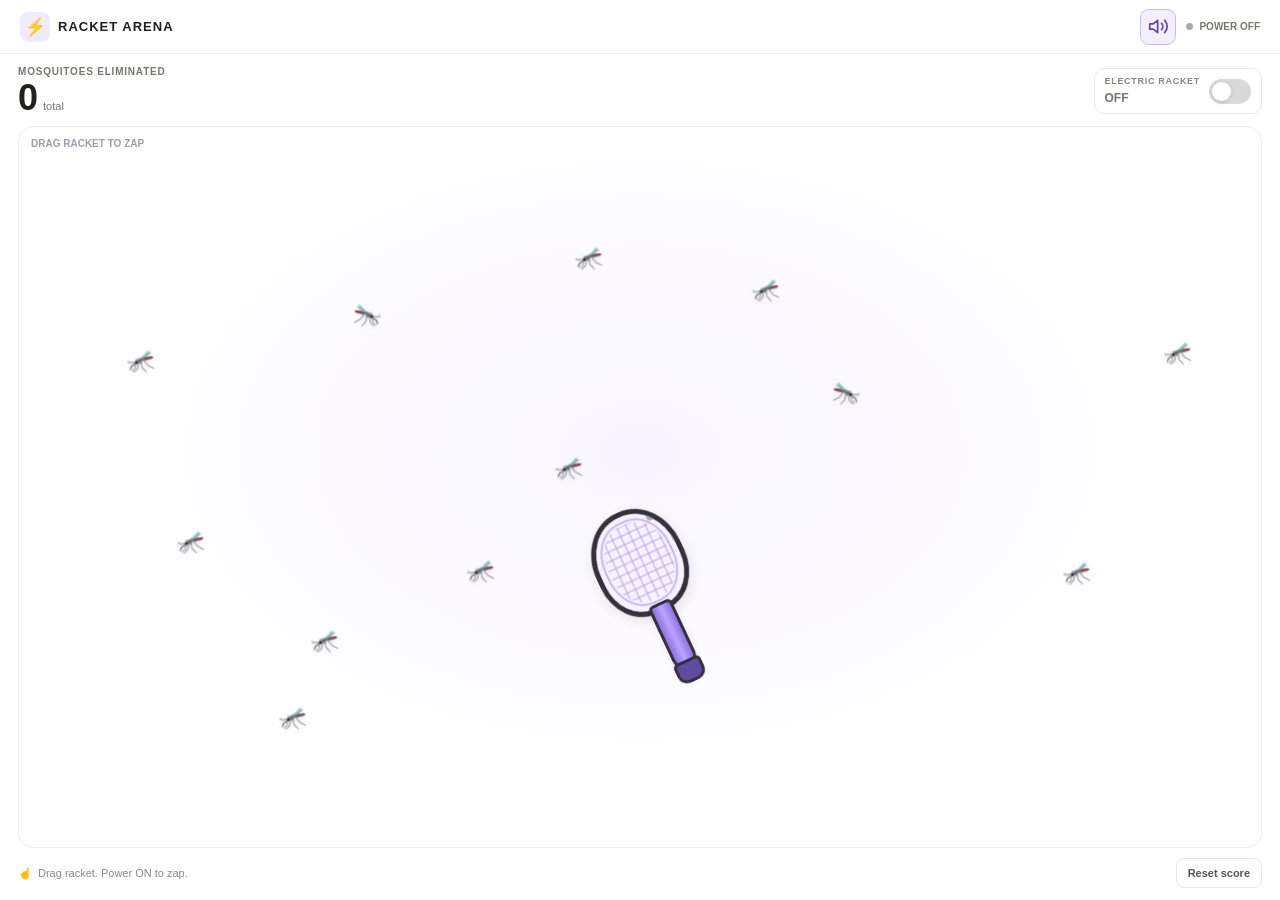
<file: mosquito-game.html>
<!DOCTYPE html>
<html lang="en">
<head>
<meta charset="UTF-8">
<meta name="viewport" content="width=device-width, initial-scale=1.0">
<meta name="theme-color" content="#ffffff">
<meta name="description" content="A fun interactive electric mosquito racket game.">
<title>Electric Mosquito Racket — ASHFUN</title>

<style>
* { box-sizing: border-box; }

html, body {
  margin: 0;
  width: 100%;
  min-height: 100%;
  background: #fff;
  color: #20211e;
  font-family: Arial, Helvetica, sans-serif;
  user-select: none;
  -webkit-user-select: none;
}

body {
  overflow: hidden;
}

button { -webkit-tap-highlight-color: transparent; }

.app {
  width: 100%;
  height: 100vh;
  height: 100dvh;
  display: flex;
  flex-direction: column;
  overflow: hidden;
}

.topbar {
  height: 54px;
  min-height: 54px;
  display: flex;
  align-items: center;
  justify-content: space-between;
  gap: 10px;
  padding: 0 20px;
  border-bottom: 1px solid #eee;
}

.brand {
  display: flex;
  align-items: center;
  gap: 8px;
  font-size: 13px;
  font-weight: 800;
  letter-spacing: 1px;
  white-space: nowrap;
}

.brand-icon {
  display: grid;
  place-items: center;
  width: 30px;
  height: 30px;
  border-radius: 8px;
  background: #f1ebff;
  font-size: 18px;
}

.topbar-right {
  display: flex;
  align-items: center;
  gap: 10px;
}

.status {
  display: flex;
  align-items: center;
  gap: 6px;
  color: #77776f;
  font-size: 10px;
  font-weight: 700;
  white-space: nowrap;
}

.status-dot {
  width: 7px;
  height: 7px;
  border-radius: 50%;
  background: #aaa99f;
}

.status.on .status-dot {
  background: #20b66b;
  box-shadow: 0 0 8px #20b66b88;
}

.sound-button {
  position: relative;
  display: inline-flex;
  align-items: center;
  justify-content: center;
  width: 36px;
  height: 36px;
  padding: 0;
  border: 1px solid #e9e7ee;
  border-radius: 9px;
  background: #fff;
  color: #77776f;
  cursor: pointer;
}

.sound-button.enabled {
  background: #f3efff;
  border-color: #c9b9fa;
  color: #6247ad;
}

.sound-icon {
  width: 21px;
  height: 21px;
}

.sound-off-mark {
  position: absolute;
  top: 1px;
  right: 1px;
  display: none;
  align-items: center;
  justify-content: center;
  width: 13px;
  height: 13px;
  border-radius: 50%;
  background: #e5484d;
  color: white;
  font-size: 11px;
  font-weight: 900;
}

.sound-button:not(.enabled) .sound-off-mark {
  display: flex;
}

.game-area {
  flex: 1;
  min-height: 0;
  display: flex;
  flex-direction: column;
  padding: 12px 18px;
}

.dashboard {
  display: flex;
  align-items: center;
  justify-content: space-between;
  gap: 12px;
  margin-bottom: 10px;
  flex-shrink: 0;
}

.score-label {
  margin: 0 0 3px;
  color: #77776f;
  font-size: 10px;
  font-weight: 800;
  letter-spacing: .8px;
  text-transform: uppercase;
}

.score {
  display: flex;
  align-items: baseline;
  gap: 7px;
}

.score-number {
  font-size: 36px;
  line-height: 1;
  font-weight: 800;
  letter-spacing: -2px;
  font-variant-numeric: tabular-nums;
}

.score-caption {
  color: #77776f;
  font-size: 11px;
}

.power-control {
  display: flex;
  align-items: center;
  gap: 9px;
  padding: 7px 10px;
  border: 1px solid #e9e7ee;
  border-radius: 10px;
  background: #fff;
  flex-shrink: 0;
}

.power-label {
  display: block;
  margin-bottom: 2px;
  color: #88877f;
  font-size: 9px;
  font-weight: 800;
  letter-spacing: .7px;
}

.power-state {
  font-size: 12px;
  font-weight: 800;
}

.power-state.on { color: #18a65c; }
.power-state.off { color: #77776f; }

.switch {
  position: relative;
  width: 42px;
  height: 25px;
  padding: 0;
  border: 0;
  border-radius: 30px;
  background: #d9d9d9;
  cursor: pointer;
  flex-shrink: 0;
  transition: background .2s ease;
}

.switch[aria-checked="true"] { background: #9b80ef; }

.switch-knob {
  position: absolute;
  top: 3px;
  left: 3px;
  width: 19px;
  height: 19px;
  border-radius: 50%;
  background: #fff;
  box-shadow: 0 1px 4px #00000022;
  transition: transform .2s ease;
}

.switch[aria-checked="true"] .switch-knob {
  transform: translateX(17px);
}

.arena {
  position: relative;
  flex: 1;
  min-height: 180px;
  overflow: hidden;
  border: 1px solid #eeebf5;
  border-radius: 15px;
  background: radial-gradient(ellipse at 50% 45%, #f8f5ff 0%, #fff 68%);
  touch-action: none;
  cursor: default;
}

.arena::before {
  position: absolute;
  inset: 0;
  content: "";
  pointer-events: none;
  opacity: .45;
  background-image: radial-gradient(#d9d2ec .7px, transparent .7px);
  background-size: 24px 24px;
}

.arena-hint {
  position: absolute;
  top: 11px;
  left: 12px;
  z-index: 2;
  color: #a09da9;
  font-size: 10px;
  font-weight: 700;
  pointer-events: none;
}

/* Reduced mosquito size for desktop */
.mosquito {
  position: absolute;
  z-index: 3;
  display: grid;
  place-items: center;
  width: 31px;
  height: 31px;
  font-size: 23px;
  line-height: 1;
  pointer-events: none;
  will-change: left, top, transform;
  filter: drop-shadow(0 2px 2px #00000012);
}

.mosquito.dead {
  animation: zap .28s ease-out forwards;
}

@keyframes zap {
  0% { opacity: 1; transform: scale(1) rotate(0); }
  35% { opacity: 1; transform: scale(1.5) rotate(30deg); }
  100% { opacity: 0; transform: scale(.1) rotate(120deg); }
}

.racket {
  position: absolute;
  z-index: 5;
  left: 50%;
  top: 55%;
  width: 100px;
  height: 185px;
  transform: translate(-50%, -20%) rotate(-25deg);
  transform-origin: 50% 30%;
  cursor: grab;
  touch-action: none;
  will-change: left, top;
}

.racket.dragging { cursor: grabbing; }

.racket-head {
  position: absolute;
  top: 0;
  left: 4px;
  width: 92px;
  height: 108px;
  overflow: hidden;
  border: 5px solid #33313c;
  border-radius: 48% 48% 43% 43%;
  background: #f6f2ff;
  box-shadow: 0 5px 12px #26203318;
}

.racket-head::before {
  position: absolute;
  inset: 5px;
  content: "";
  border: 2px solid #c7b8f5;
  border-radius: 45%;
}

.mesh {
  position: absolute;
  inset: 9px;
  border-radius: 43%;
  background:
    repeating-linear-gradient(0deg, transparent 0, transparent 7px, #b6a1ee 8px, transparent 9px),
    repeating-linear-gradient(90deg, transparent 0, transparent 7px, #b6a1ee 8px, transparent 9px);
}

.racket-handle {
  position: absolute;
  top: 99px;
  left: 38px;
  width: 25px;
  height: 69px;
  border: 3px solid #34313c;
  border-radius: 5px 5px 10px 10px;
  background: linear-gradient(90deg, #8e72df, #b9a4ff, #8e72df);
  box-shadow: 0 4px 7px #26203318;
}

.racket-grip {
  position: absolute;
  bottom: 0;
  left: 36px;
  width: 29px;
  height: 23px;
  border: 3px solid #34313c;
  border-radius: 5px 5px 10px 10px;
  background: #5f4b9f;
}

.racket-light {
  position: absolute;
  top: 8px;
  right: 8px;
  width: 8px;
  height: 8px;
  border-radius: 50%;
  background: #aaa99f;
}

.racket.powered .racket-light {
  background: #27e987;
  box-shadow: 0 0 8px 3px #27e98788;
}

.racket.powered .racket-head {
  box-shadow: 0 0 0 3px #a58af833, 0 0 25px #9b80ef55, 0 5px 12px #26203318;
}

.electric-flash {
  position: absolute;
  inset: -10px;
  display: none;
  border: 3px solid #a58af8;
  border-radius: 50%;
  pointer-events: none;
}

.racket.powered .electric-flash {
  display: block;
  animation: electric-pulse 1.2s ease-in-out infinite;
}

@keyframes electric-pulse {
  0%, 100% { opacity: .25; transform: scale(.96); }
  50% { opacity: .8; transform: scale(1.04); }
}

.zap-effect {
  position: absolute;
  z-index: 8;
  pointer-events: none;
  color: #9b80ef;
  font-size: 30px;
  font-weight: 900;
  animation: zap-text .45s ease-out forwards;
}

@keyframes zap-text {
  from { opacity: 1; transform: translateY(0) scale(.7); }
  to { opacity: 0; transform: translateY(-28px) scale(1.3); }
}

.bottom-bar {
  display: flex;
  align-items: center;
  justify-content: space-between;
  gap: 10px;
  padding-top: 10px;
  color: #8a8982;
  font-size: 11px;
  flex-shrink: 0;
}

.instructions {
  display: flex;
  align-items: center;
  gap: 6px;
  min-width: 0;
}

.reset-button {
  padding: 8px 11px;
  border: 1px solid #e9e7ee;
  border-radius: 8px;
  background: #fff;
  color: #55564f;
  font-family: inherit;
  font-size: 11px;
  font-weight: 700;
  cursor: pointer;
  white-space: nowrap;
  flex-shrink: 0;
}

.reset-button:hover { background: #f7f5fc; }

.sound-button:focus-visible,
.switch:focus-visible,
.reset-button:focus-visible {
  outline: 2px solid #9b80ef;
  outline-offset: 3px;
}

@media (max-width: 600px) {
  .topbar {
    height: 48px;
    min-height: 48px;
    padding: 0 12px;
  }

  .brand {
    font-size: 11px;
    gap: 6px;
  }

  .brand-icon {
    width: 27px;
    height: 27px;
    font-size: 16px;
  }

  .topbar-right { gap: 8px; }

  .status {
    font-size: 9px;
    gap: 5px;
  }

  .sound-button {
    width: 33px;
    height: 33px;
  }

  .game-area {
    padding: 9px 9px 10px;
  }

  .dashboard {
    gap: 7px;
    margin-bottom: 8px;
  }

  .score-label {
    font-size: 9px;
    letter-spacing: .5px;
  }

  .score-number { font-size: 31px; }

  .score-caption { font-size: 10px; }

  .power-control {
    gap: 7px;
    padding: 6px 8px;
  }

  .power-label {
    font-size: 8px;
    letter-spacing: .3px;
  }

  .power-state { font-size: 11px; }

  .switch {
    width: 38px;
    height: 23px;
  }

  .switch-knob {
    width: 17px;
    height: 17px;
  }

  .switch[aria-checked="true"] .switch-knob {
    transform: translateX(15px);
  }

  .arena {
    min-height: 150px;
    border-radius: 12px;
  }

  .arena-hint {
    top: 9px;
    left: 9px;
    font-size: 9px;
  }

  .bottom-bar {
    gap: 7px;
    padding-top: 8px;
    font-size: 10px;
  }

  .instructions {
    gap: 4px;
    line-height: 1.3;
  }

  .reset-button {
    padding: 7px 9px;
    font-size: 10px;
  }

  /* Slightly larger than desktop for easier mobile tapping */
  .mosquito {
    width: 27px;
    height: 27px;
    font-size: 20px;
  }

  .racket {
    transform: translate(-50%, -20%) rotate(-25deg) scale(.82);
  }
}

@media (max-width: 360px) {
  .brand { font-size: 10px; }
  .status { font-size: 8px; }
  .score-number { font-size: 28px; }
  .power-control { gap: 5px; padding: 5px 6px; }
  .power-label { font-size: 7px; }
  .instructions { font-size: 9px; }
  .reset-button { padding: 7px; }
}

@media (prefers-reduced-motion: reduce) {
  *, *::before, *::after {
    animation-duration: .01ms !important;
    animation-iteration-count: 1 !important;
    transition-duration: .01ms !important;
  }
}
</style>
</head>

<body>
<div class="app">

  <header class="topbar">
    <div class="brand">
      <div class="brand-icon" aria-hidden="true">⚡</div>
      <span>RACKET ARENA</span>
    </div>

    <div class="topbar-right">
      <button
        class="sound-button enabled"
        id="soundButton"
        type="button"
        aria-pressed="true"
        aria-label="Turn sound off"
        title="Turn sound off"
      >
        <svg
          class="sound-icon"
          id="soundIcon"
          viewBox="0 0 24 24"
          fill="none"
          stroke="currentColor"
          stroke-width="2"
          stroke-linecap="round"
          stroke-linejoin="round"
          aria-hidden="true"
        >
          <path d="M11 5 6 9H2v6h4l5 4z"></path>
          <path d="M15.5 8.5a5 5 0 0 1 0 7"></path>
          <path d="M19 5a10 10 0 0 1 0 14"></path>
        </svg>
        <span class="sound-off-mark" id="soundOffMark" aria-hidden="true">×</span>
      </button>

      <div class="status" id="status">
        <span class="status-dot"></span>
        <span id="statusText">POWER OFF</span>
      </div>
    </div>
  </header>

  <main class="game-area">

    <section class="dashboard">
      <div>
        <p class="score-label">Mosquitoes eliminated</p>
        <div class="score">
          <span class="score-number" id="score">0</span>
          <span class="score-caption">total</span>
        </div>
      </div>

      <div class="power-control">
        <div>
          <span class="power-label">ELECTRIC RACKET</span>
          <span class="power-state off" id="powerState">OFF</span>
        </div>

        <button
          class="switch"
          id="powerSwitch"
          type="button"
          role="switch"
          aria-checked="false"
          aria-label="Turn electric racket on or off"
        >
          <span class="switch-knob"></span>
        </button>
      </div>
    </section>

    <section class="arena" id="arena" aria-label="Mosquito game area">
      <div class="arena-hint">DRAG RACKET TO ZAP</div>

      <div class="racket" id="racket" aria-label="Draggable electric racket">
        <div class="racket-head">
          <div class="mesh"></div>
          <div class="racket-light"></div>
          <div class="electric-flash"></div>
        </div>
        <div class="racket-handle"></div>
        <div class="racket-grip"></div>
      </div>
    </section>

    <footer class="bottom-bar">
      <div class="instructions">
        <span aria-hidden="true">☝️</span>
        <span>Drag racket. Power ON to zap.</span>
      </div>

      <button class="reset-button" id="resetButton" type="button">
        Reset score
      </button>
    </footer>

  </main>
</div>

<script>
const arena = document.getElementById("arena");
const racket = document.getElementById("racket");
const powerSwitch = document.getElementById("powerSwitch");
const powerState = document.getElementById("powerState");
const status = document.getElementById("status");
const statusText = document.getElementById("statusText");
const scoreElement = document.getElementById("score");
const resetButton = document.getElementById("resetButton");
const soundButton = document.getElementById("soundButton");
const soundIcon = document.getElementById("soundIcon");

const MOSQUITO_COUNT = 12;
const MOSQUITO_EMOJI = "🦟";
const COLLISION_RADIUS = 47;

let powered = false;
let soundEnabled = true;
let audioContext = null;
let score = 0;
let dragging = false;
let racketX = 0;
let racketY = 0;
let dragOffsetX = 0;
let dragOffsetY = 0;
let lastFrame = 0;
let mosquitoes = [];
let nextId = 0;
let nextBuzzTime = 0;

function random(min, max) {
  return Math.random() * (max - min) + min;
}

function getAudioContext() {
  if (!soundEnabled) return null;

  if (!audioContext) {
    const AudioContextClass =
      window.AudioContext || window.webkitAudioContext;

    if (!AudioContextClass) return null;

    audioContext = new AudioContextClass();
  }

  return audioContext;
}

async function unlockAudio() {
  const ctx = getAudioContext();
  if (!ctx) return;

  try {
    if (ctx.state === "suspended") {
      await ctx.resume();
    }
  } catch (error) {
    // Browser audio may require another user interaction.
  }
}

function playTone(frequency, duration, type = "sine", volume = 0.025) {
  const ctx = getAudioContext();
  if (!ctx || ctx.state !== "running") return;

  const oscillator = ctx.createOscillator();
  const gain = ctx.createGain();
  const now = ctx.currentTime;

  oscillator.type = type;
  oscillator.frequency.setValueAtTime(frequency, now);

  gain.gain.setValueAtTime(Math.max(volume, 0.001), now);
  gain.gain.exponentialRampToValueAtTime(0.001, now + duration);

  oscillator.connect(gain);
  gain.connect(ctx.destination);

  oscillator.start(now);
  oscillator.stop(now + duration);
}

function playPowerSound(isOn) {
  if (!soundEnabled) return;

  if (isOn) {
    playTone(620, 0.07, "square", 0.018);

    setTimeout(() => {
      if (soundEnabled) {
        playTone(900, 0.06, "sine", 0.018);
      }
    }, 65);
  } else {
    playTone(380, 0.08, "sine", 0.02);
  }
}

function playZapSound() {
  const ctx = getAudioContext();

  if (!ctx || ctx.state !== "running" || !soundEnabled) return;

  const now = ctx.currentTime;
  const duration = 0.11;
  const bufferSize = Math.floor(ctx.sampleRate * duration);
  const buffer = ctx.createBuffer(1, bufferSize, ctx.sampleRate);
  const data = buffer.getChannelData(0);

  for (let i = 0; i < bufferSize; i++) {
    data[i] = (Math.random() * 2 - 1) *
      Math.pow(1 - i / bufferSize, 2);
  }

  const noise = ctx.createBufferSource();
  const filter = ctx.createBiquadFilter();
  const gain = ctx.createGain();

  noise.buffer = buffer;
  filter.type = "highpass";
  filter.frequency.value = 1100;

  gain.gain.setValueAtTime(0.13, now);
  gain.gain.exponentialRampToValueAtTime(0.001, now + duration);

  noise.connect(filter);
  filter.connect(gain);
  gain.connect(ctx.destination);

  noise.start(now);
  noise.stop(now + duration);

  playTone(1750, 0.045, "square", 0.018);
}

function playMosquitoBuzz() {
  if (!soundEnabled) return;

  playTone(480, 0.065, "sawtooth", 0.004);
}

function updateSoundButton() {
  soundButton.classList.toggle("enabled", soundEnabled);
  soundButton.setAttribute("aria-pressed", String(soundEnabled));

  if (soundEnabled) {
    soundIcon.innerHTML = `
      <path d="M11 5 6 9H2v6h4l5 4z"></path>
      <path d="M15.5 8.5a5 5 0 0 1 0 7"></path>
      <path d="M19 5a10 10 0 0 1 0 14"></path>
    `;

    soundButton.setAttribute("aria-label", "Turn sound off");
    soundButton.title = "Turn sound off";
  } else {
    soundIcon.innerHTML = `
      <path d="M11 5 6 9H2v6h4l5 4z"></path>
      <path d="m17 9 5 6"></path>
      <path d="m22 9-5 6"></path>
    `;

    soundButton.setAttribute("aria-label", "Turn sound on");
    soundButton.title = "Turn sound on";
  }
}

soundButton.addEventListener("click", async () => {
  soundEnabled = !soundEnabled;
  updateSoundButton();

  if (soundEnabled) {
    await unlockAudio();
    playTone(700, 0.06, "sine", 0.02);
    nextBuzzTime = performance.now() + 1000;
  } else if (audioContext && audioContext.state === "running") {
    try {
      await audioContext.suspend();
    } catch (error) {
      // Ignore unsupported audio suspension.
    }
  }
});

function getArenaSize() {
  return {
    width: arena.clientWidth,
    height: arena.clientHeight
  };
}

function clampRacket(x, y) {
  const size = getArenaSize();

  racketX = Math.max(48, Math.min(size.width - 48, x));
  racketY = Math.max(65, Math.min(size.height - 55, y));

  racket.style.left = racketX + "px";
  racket.style.top = racketY + "px";
}

function createMosquito() {
  const size = getArenaSize();
  const element = document.createElement("div");

  element.className = "mosquito";
  element.textContent = MOSQUITO_EMOJI;
  element.setAttribute("aria-hidden", "true");

  const mosquito = {
    id: nextId++,
    element,
    x: random(25, Math.max(26, size.width - 25)),
    y: random(65, Math.max(66, size.height - 25)),
    vx: random(-75, 75),
    vy: random(-65, 65),
    turnTimer: random(0.5, 2.5),
    dead: false
  };

  arena.appendChild(element);
  mosquitoes.push(mosquito);
  positionMosquito(mosquito);

  return mosquito;
}

function positionMosquito(mosquito) {
  mosquito.element.style.left = mosquito.x + "px";
  mosquito.element.style.top = mosquito.y + "px";
  mosquito.element.style.transform =
    `translate(-50%, -50%) scaleX(${mosquito.vx < 0 ? -1 : 1})`;
}

function spawnInitialMosquitoes() {
  mosquitoes.forEach(m => m.element.remove());
  mosquitoes = [];

  for (let i = 0; i < MOSQUITO_COUNT; i++) {
    createMosquito();
  }
}

function setPower(isOn) {
  powered = isOn;

  powerSwitch.setAttribute("aria-checked", String(powered));
  powerState.textContent = powered ? "ON" : "OFF";
  powerState.classList.toggle("on", powered);
  powerState.classList.toggle("off", !powered);

  status.classList.toggle("on", powered);
  statusText.textContent = powered ? "POWER ON" : "POWER OFF";

  racket.classList.toggle("powered", powered);
}

powerSwitch.addEventListener("click", async () => {
  const nextPower = !powered;

  if (soundEnabled) {
    await unlockAudio();
  }

  setPower(nextPower);

  if (soundEnabled) {
    playPowerSound(nextPower);
  }
});

function makeZapEffect(x, y) {
  const effect = document.createElement("div");

  effect.className = "zap-effect";
  effect.textContent = "✦";
  effect.style.left = x + "px";
  effect.style.top = y + "px";

  arena.appendChild(effect);
  setTimeout(() => effect.remove(), 500);
}

function eliminateMosquito(mosquito) {
  if (mosquito.dead) return;

  mosquito.dead = true;
  score++;
  scoreElement.textContent = score;
  mosquito.element.classList.add("dead");

  makeZapEffect(mosquito.x, mosquito.y);
  playZapSound();

  setTimeout(() => {
    mosquito.element.remove();

    const index = mosquitoes.indexOf(mosquito);
    if (index !== -1) mosquitoes.splice(index, 1);

    createMosquito();
  }, 280);
}

function checkCollisions() {
  if (!powered) return;

  for (const mosquito of mosquitoes) {
    if (mosquito.dead) continue;

    const dx = mosquito.x - racketX;
    const dy = mosquito.y - racketY;
    const distance = Math.sqrt(dx * dx + dy * dy);

    if (distance < COLLISION_RADIUS) {
      eliminateMosquito(mosquito);
    }
  }
}

function animateMosquitoes(timestamp) {
  const delta = lastFrame
    ? Math.min((timestamp - lastFrame) / 1000, 0.04)
    : 0;

  lastFrame = timestamp;
  const size = getArenaSize();

  if (
    soundEnabled &&
    timestamp >= nextBuzzTime &&
    mosquitoes.length > 0
  ) {
    playMosquitoBuzz();
    nextBuzzTime = timestamp + random(2200, 4200);
  }

  for (const mosquito of mosquitoes) {
    if (mosquito.dead) continue;

    mosquito.turnTimer -= delta;

    if (mosquito.turnTimer <= 0) {
      mosquito.vx += random(-65, 65);
      mosquito.vy += random(-65, 65);

      mosquito.vx = Math.max(-100, Math.min(100, mosquito.vx));
      mosquito.vy = Math.max(-90, Math.min(90, mosquito.vy));

      mosquito.turnTimer = random(0.6, 2);
    }

    mosquito.x += mosquito.vx * delta;
    mosquito.y += mosquito.vy * delta;

    if (mosquito.x < 20) {
      mosquito.x = 20;
      mosquito.vx = Math.abs(mosquito.vx);
    }

    if (mosquito.x > size.width - 20) {
      mosquito.x = size.width - 20;
      mosquito.vx = -Math.abs(mosquito.vx);
    }

    if (mosquito.y < 55) {
      mosquito.y = 55;
      mosquito.vy = Math.abs(mosquito.vy);
    }

    if (mosquito.y > size.height - 20) {
      mosquito.y = size.height - 20;
      mosquito.vy = -Math.abs(mosquito.vy);
    }

    positionMosquito(mosquito);
  }

  checkCollisions();
  requestAnimationFrame(animateMosquitoes);
}

racket.addEventListener("pointerdown", async event => {
  event.preventDefault();

  if (soundEnabled) {
    await unlockAudio();
  }

  dragging = true;
  racket.classList.add("dragging");
  racket.setPointerCapture(event.pointerId);

  const rect = arena.getBoundingClientRect();
  dragOffsetX = event.clientX - rect.left - racketX;
  dragOffsetY = event.clientY - rect.top - racketY;
});

racket.addEventListener("pointermove", event => {
  if (!dragging) return;

  event.preventDefault();

  const rect = arena.getBoundingClientRect();

  clampRacket(
    event.clientX - rect.left - dragOffsetX,
    event.clientY - rect.top - dragOffsetY
  );

  checkCollisions();
});

function stopDragging() {
  dragging = false;
  racket.classList.remove("dragging");
}

racket.addEventListener("pointerup", stopDragging);
racket.addEventListener("pointercancel", stopDragging);
racket.addEventListener("lostpointercapture", stopDragging);

resetButton.addEventListener("click", () => {
  score = 0;
  scoreElement.textContent = score;
  spawnInitialMosquitoes();
});

window.addEventListener("resize", () => {
  const size = getArenaSize();

  clampRacket(
    racketX || size.width / 2,
    racketY || size.height / 2
  );

  for (const mosquito of mosquitoes) {
    mosquito.x = Math.max(20, Math.min(size.width - 20, mosquito.x));
    mosquito.y = Math.max(55, Math.min(size.height - 20, mosquito.y));
    positionMosquito(mosquito);
  }
});

function initialize() {
  const size = getArenaSize();

  clampRacket(size.width / 2, size.height * 0.58);
  spawnInitialMosquitoes();
  updateSoundButton();

  nextBuzzTime = performance.now() + 1500;
  requestAnimationFrame(animateMosquitoes);
}

initialize();
</script>
</body>
</html>
</file>
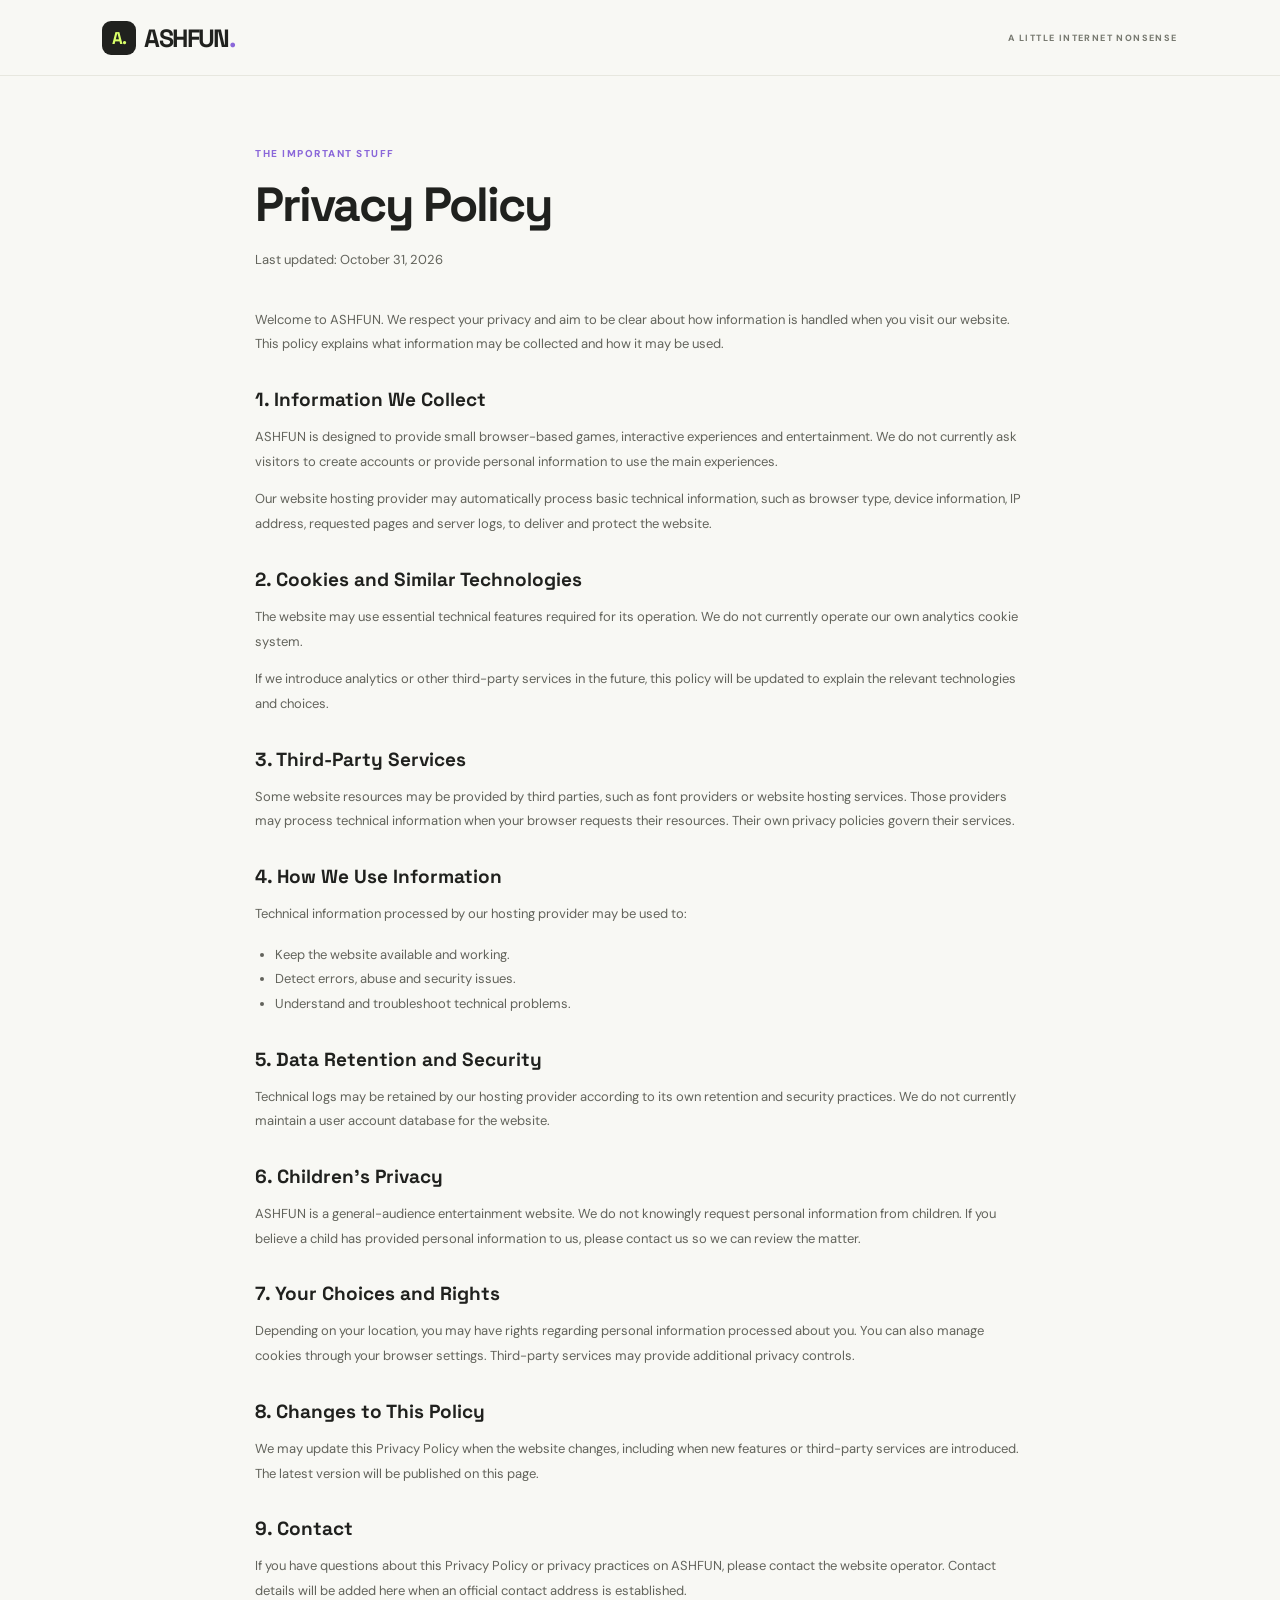
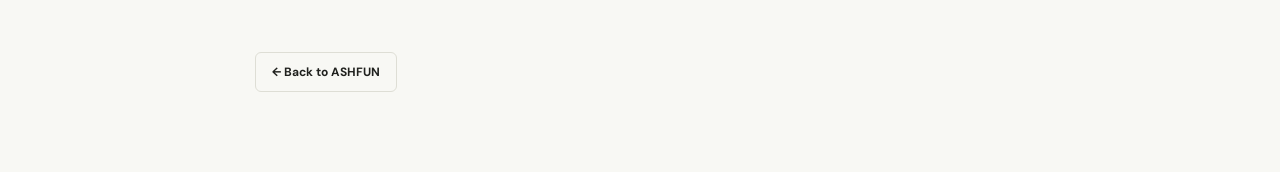
<file: privacy-policy.html>
<!DOCTYPE html>
<html lang="en">
<head>
  <meta charset="UTF-8">
  <meta name="viewport" content="width=device-width, initial-scale=1.0">
  <meta name="description" content="Read the ASHFUN Privacy Policy to understand how information may be handled when you use our website.">
  <title>Privacy Policy — ASHFUN</title>
  <link rel="stylesheet" href="style.css">

  <style>
    .policy-container {
      width: 100%;
      max-width: 820px;
      margin: 0 auto;
      padding: 65px 25px 80px;
    }

    .policy-label {
      color: #8a67d9;
      font-size: 10px;
      font-weight: 800;
      letter-spacing: 1.5px;
    }

    .policy-container h1 {
      margin: 12px 0;
      font-family: 'Space Grotesk', sans-serif;
      font-size: clamp(34px, 6vw, 48px);
      letter-spacing: -2px;
    }

    .policy-updated {
      margin-bottom: 35px;
      color: #85867c;
      font-size: 11px;
    }

    .policy-container h2 {
      margin: 30px 0 9px;
      font-family: 'Space Grotesk', sans-serif;
      font-size: 19px;
    }

    .policy-container p,
    .policy-container li {
      color: #62635b;
      font-size: 13px;
      line-height: 1.9;
    }

    .policy-container ul {
      padding-left: 20px;
    }

    .policy-back {
      display: inline-block;
      margin-top: 35px;
      padding: 11px 16px;
      border: 1px solid #deded5;
      border-radius: 6px;
      font-size: 12px;
      font-weight: 700;
      transition: background .2s;
    }

    .policy-back:hover {
      background: #e8ddff;
    }

    @media (max-width: 480px) {
      .policy-container {
        padding: 45px 20px 60px;
      }

      .policy-container p,
      .policy-container li {
        font-size: 12px;
      }
    }
  </style>
</head>
<body>

  <header class="navbar">
    <a href="index.html" class="brand" aria-label="ASHFUN home">
      <span class="brand-mark">A.</span>
      ASHFUN<span class="brand-dot">.</span>
    </a>
    <span class="header-note">A LITTLE INTERNET NONSENSE</span>
  </header>

  <main class="policy-container">

    <span class="policy-label">THE IMPORTANT STUFF</span>

    <h1>Privacy Policy</h1>

    <p class="policy-updated">Last updated: October 31, 2026</p>

    <p>
      Welcome to ASHFUN. We respect your privacy and aim to be clear
      about how information is handled when you visit our website.
      This policy explains what information may be collected and how
      it may be used.
    </p>

    <h2>1. Information We Collect</h2>

    <p>
      ASHFUN is designed to provide small browser-based games,
      interactive experiences and entertainment. We do not currently
      ask visitors to create accounts or provide personal information
      to use the main experiences.
    </p>

    <p>
      Our website hosting provider may automatically process basic
      technical information, such as browser type, device information,
      IP address, requested pages and server logs, to deliver and
      protect the website.
    </p>

    <h2>2. Cookies and Similar Technologies</h2>

    <p>
      The website may use essential technical features required for
      its operation. We do not currently operate our own analytics
      cookie system.
    </p>

    <p>
      If we introduce analytics or other third-party services in the
      future, this policy will be updated to explain the relevant
      technologies and choices.
    </p>

    <h2>3. Third-Party Services</h2>

    <p>
      Some website resources may be provided by third parties, such as
      font providers or website hosting services. Those providers may
      process technical information when your browser requests their
      resources. Their own privacy policies govern their services.
    </p>

    <h2>4. How We Use Information</h2>

    <p>
      Technical information processed by our hosting provider may be
      used to:
    </p>

    <ul>
      <li>Keep the website available and working.</li>
      <li>Detect errors, abuse and security issues.</li>
      <li>Understand and troubleshoot technical problems.</li>
    </ul>

    <h2>5. Data Retention and Security</h2>

    <p>
      Technical logs may be retained by our hosting provider according
      to its own retention and security practices. We do not currently
      maintain a user account database for the website.
    </p>

    <h2>6. Children's Privacy</h2>

    <p>
      ASHFUN is a general-audience entertainment website. We do not
      knowingly request personal information from children. If you
      believe a child has provided personal information to us, please
      contact us so we can review the matter.
    </p>

    <h2>7. Your Choices and Rights</h2>

    <p>
      Depending on your location, you may have rights regarding
      personal information processed about you. You can also manage
      cookies through your browser settings. Third-party services may
      provide additional privacy controls.
    </p>

    <h2>8. Changes to This Policy</h2>

    <p>
      We may update this Privacy Policy when the website changes,
      including when new features or third-party services are
      introduced. The latest version will be published on this page.
    </p>

    <h2>9. Contact</h2>

    <p>
      If you have questions about this Privacy Policy or privacy
      practices on ASHFUN, please contact the website operator.
      Contact details will be added here when an official contact
      address is established.
    </p>

    <a href="index.html" class="policy-back">← Back to ASHFUN</a>

  </main>

</body>
</html>
</file>
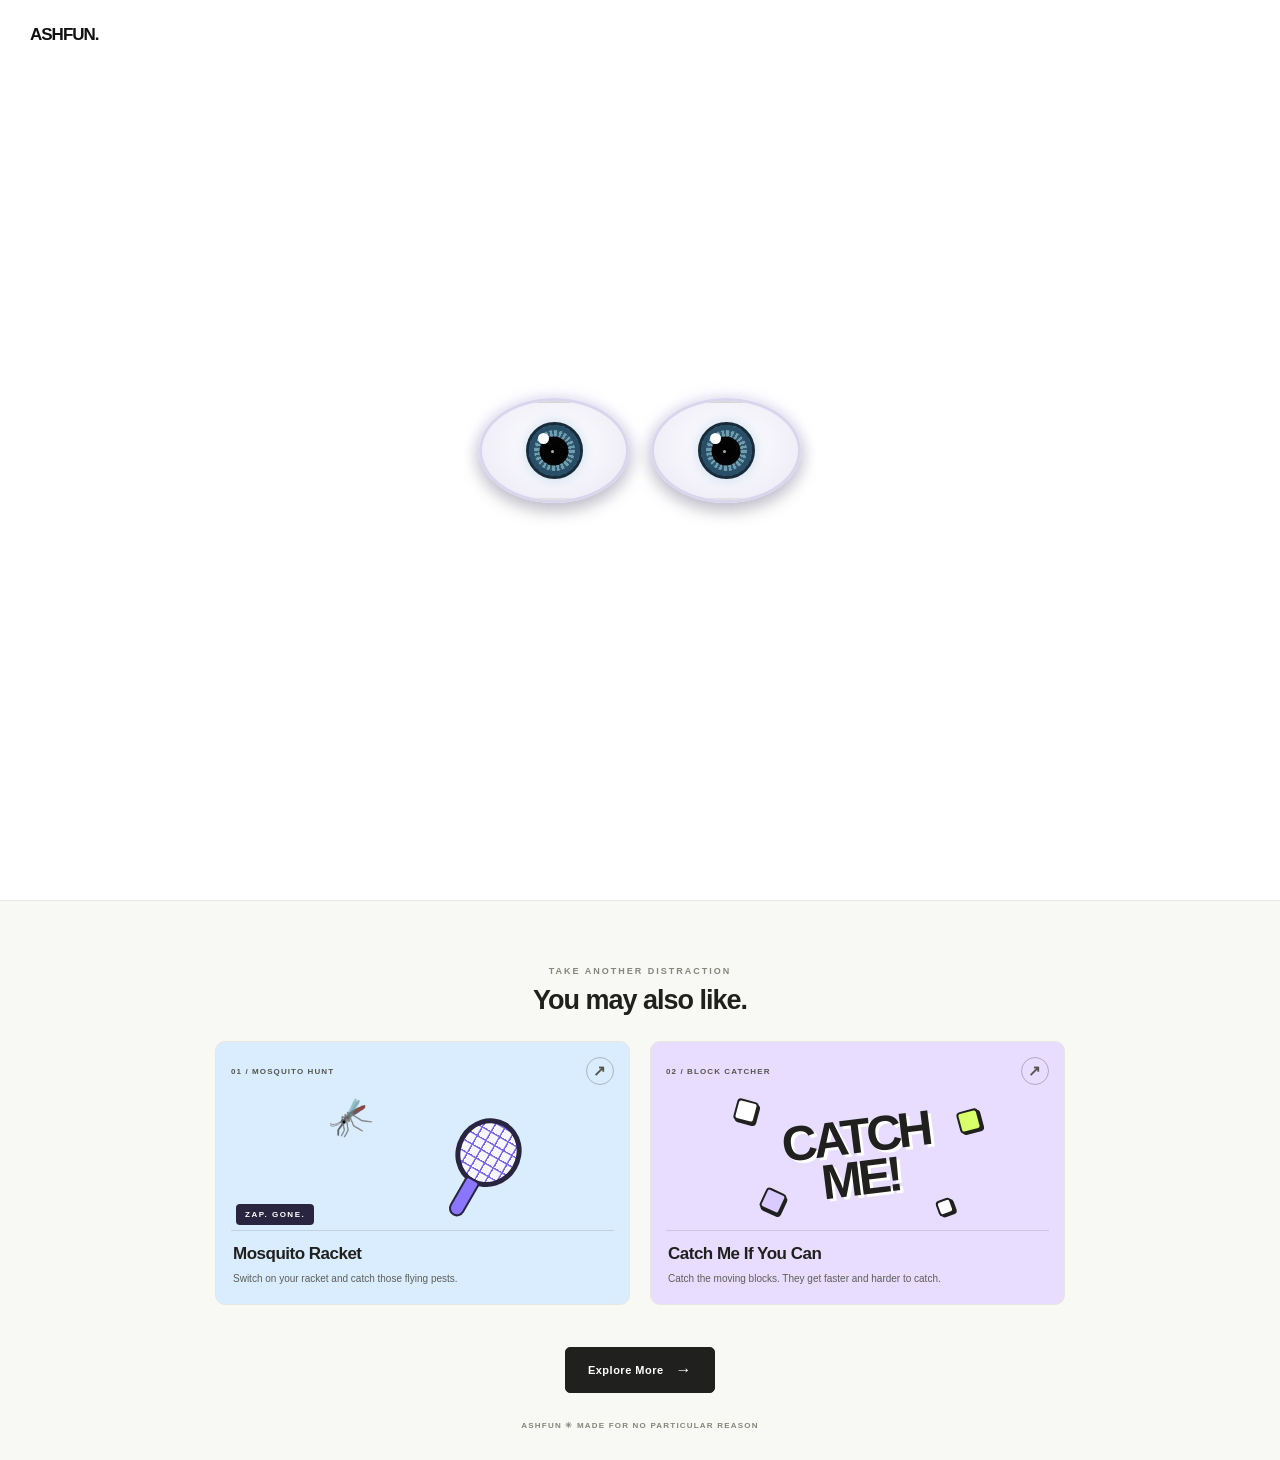
<file: watcher.html>
<!DOCTYPE html>
<html lang="en">
<head>
<meta charset="UTF-8">
<meta name="viewport" content="width=device-width, initial-scale=1.0">
<meta name="description" content="Two eyes are watching. An unusual interactive experience by ASHFUN.">
<title>The Watcher — ASHFUN</title>

<style>
* {
    box-sizing: border-box;
}

html {
    scroll-behavior: smooth;
}

body {
    margin: 0;
    min-height: 100vh;
    background: #fff;
    font-family: Arial, sans-serif;
    cursor: default;
    color: #20211e;
}

/* HEADER */

.top {
    position: absolute;
    z-index: 10;
    top: 25px;
    left: 30px;
    font-size: 17px;
    font-weight: 800;
    letter-spacing: -1px;
    color: #111;
    text-decoration: none;
}

/* EYE STAGE */

.stage {
    position: relative;
    width: 100%;
    height: 100svh;
    min-height: 430px;
    display: flex;
    justify-content: center;
    align-items: center;
    overflow: hidden;
}

/* EYE CONTAINER */

.eyes {
    display: flex;
    align-items: center;
    justify-content: center;
    gap: 22px;
    transform: scale(0.08);
    animation: appear 5s cubic-bezier(.2,.8,.2,1) forwards;
    transform-origin: center;
}

/* INITIAL APPEARANCE */

@keyframes appear {
    0% {
        transform: scale(0.08);
        opacity: 0;
    }

    20% {
        opacity: 1;
    }

    100% {
        transform: scale(1);
        opacity: 1;
    }
}

/* WHITE PART OF THE EYE */

.eye {
    position: relative;
    width: 150px;
    height: 105px;
    display: flex;
    align-items: center;
    justify-content: center;
    overflow: hidden;

    border: 3px solid #d8d5ed;
    border-radius: 50%;

    background: radial-gradient(
        ellipse at 50% 45%,
        #ffffff 0%,
        #f0eff8 70%,
        #d6d3e7 100%
    );

    box-shadow:
        0 0 18px #b7b1ff55,
        0 7px 18px #00000045;
}

/* IRIS */

.iris {
    position: relative;
    width: 57px;
    height: 57px;
    flex-shrink: 0;

    border: 3px solid #172b3a;
    border-radius: 50%;

    background: repeating-conic-gradient(
        from 0deg,
        #6f9eae 0deg 8deg,
        #355c72 8deg 15deg
    );

    box-shadow:
        inset 0 0 0 5px #294e68,
        0 0 12px #7cb7d966;
}

/* PUPIL */

.iris::after {
    content: "";
    position: absolute;
    top: 50%;
    left: 50%;
    width: 29px;
    height: 29px;

    border-radius: 50%;
    background: radial-gradient(
        circle,
        #000000 0%,
        #050505 70%,
        #222222 100%
    );

    transform: translate(-50%, -50%);
}

/* LIGHT REFLECTION */

.iris::before {
    content: "";
    position: absolute;
    z-index: 2;
    top: 8px;
    left: 9px;
    width: 11px;
    height: 11px;

    border-radius: 50%;
    background: #ffffff;

    box-shadow: 9px 13px 0 -4px #ffffffaa;
}

/* EYELIDS */

.eye::before,
.eye::after {
    content: "";
    position: absolute;
    z-index: 3;
    left: -5%;
    width: 110%;
    height: 0;
    background: #fff;
}

.eye::before {
    top: 0;
    border-bottom: 2px solid rgba(0,0,0,.16);
}

.eye::after {
    bottom: 0;
    border-top: 2px solid rgba(0,0,0,.12);
}

/* BLINKING */

.eye.blink {
    animation: blink .18s ease-in-out;
}

@keyframes blink {
    0%, 100% {
        height: 105px;
    }

    50% {
        height: 3px;
    }
}

.eye.blink .iris {
    opacity: 0;
}

/* YOU MAY ALSO LIKE */

.recommendations {
    padding: 65px 20px 30px;
    background: #f8f8f4;
    border-top: 1px solid #e7e7df;
}

.recommendations-inner {
    width: 100%;
    max-width: 850px;
    margin: 0 auto;
}

.section-heading {
    margin-bottom: 25px;
    text-align: center;
}

.section-heading span {
    display: block;
    margin-bottom: 9px;
    color: #85867c;
    font-size: 9px;
    font-weight: 800;
    letter-spacing: 2px;
}

.section-heading h2 {
    margin: 0;
    font-family: Arial, sans-serif;
    font-size: 27px;
    font-weight: 800;
    letter-spacing: -1px;
}

/* RECOMMENDATION GRID */

.recommendation-grid {
    display: grid;
    grid-template-columns: repeat(2, minmax(0, 1fr));
    gap: 20px;
}

.recommendation-card {
    display: block;
    min-width: 0;
    padding: 15px;
    border: 1px solid #e8e6df;
    border-radius: 10px;
    color: #20211e;
    text-decoration: none;
    transition: transform .25s ease, box-shadow .25s ease;
}

.recommendation-card:hover {
    transform: translateY(-5px);
    box-shadow: 0 12px 30px #00000010;
}

.mosquito-card {
    background: #d9edff;
}

.catcher-card {
    background: #e8ddff;
}

.card-top {
    display: flex;
    align-items: center;
    justify-content: space-between;
    gap: 8px;
    color: #55564c;
    font-size: 8px;
    font-weight: 800;
    letter-spacing: 1.1px;
}

.card-arrow {
    width: 28px;
    height: 28px;
    display: grid;
    flex-shrink: 0;
    place-items: center;
    border: 1px solid #20211e45;
    border-radius: 50%;
    font-size: 15px;
    transition: transform .2s ease, background .2s ease;
}

.recommendation-card:hover .card-arrow {
    background: #fff;
    transform: rotate(45deg);
}

/* MOSQUITO ART */

.mosquito-art {
    position: relative;
    height: 145px;
    display: grid;
    place-items: center;
    overflow: hidden;
}

.mosquito-icon {
    position: absolute;
    top: 12px;
    left: 25%;
    font-size: 35px;
    transform: rotate(-18deg);
}

.mini-racket {
    position: absolute;
    right: 27%;
    bottom: 5px;
    width: 65px;
    height: 110px;
    transform: rotate(30deg);
}

.mini-racket-head {
    position: absolute;
    top: 0;
    left: 0;
    width: 65px;
    height: 70px;
    border: 5px solid #29243f;
    border-radius: 50%;
    background:
        repeating-linear-gradient(
            0deg,
            transparent 0,
            transparent 8px,
            #7764ef 9px,
            #7764ef 10px
        ),
        repeating-linear-gradient(
            90deg,
            transparent 0,
            transparent 8px,
            #7764ef 9px,
            #7764ef 10px
        ),
        #f8f7ff;
}

.mini-racket-handle {
    position: absolute;
    top: 65px;
    left: 25px;
    width: 16px;
    height: 42px;
    border: 2px solid #29243f;
    border-radius: 4px 4px 8px 8px;
    background: #8a76ff;
}

.mosquito-caption {
    position: absolute;
    bottom: 5px;
    left: 5px;
    padding: 6px 9px;
    border-radius: 4px;
    background: #29243f;
    color: white;
    font-size: 8px;
    font-weight: 800;
    letter-spacing: 1.5px;
}

/* CATCHER ART */

.catcher-art {
    position: relative;
    height: 145px;
    display: grid;
    place-items: center;
    overflow: hidden;
}

.catcher-title {
    position: relative;
    z-index: 2;
    color: #20211e;
    font-size: 49px;
    font-weight: 900;
    line-height: .85;
    letter-spacing: -4px;
    text-align: center;
    transform: rotate(-7deg);
    text-shadow: 3px 3px 0 #fff;
}

.catcher-square {
    position: absolute;
    width: 22px;
    height: 22px;
    border: 2px solid #20211e;
    border-radius: 4px;
    background: #fff;
    box-shadow: 2px 2px 0 #20211e;
}

.square-one {
    top: 15px;
    left: 18%;
    transform: rotate(15deg);
}

.square-two {
    top: 25px;
    right: 18%;
    background: #d9ff69;
    transform: rotate(-15deg);
}

.square-three {
    bottom: 18px;
    left: 25%;
    background: #d9caff;
    transform: rotate(25deg);
}

.square-four {
    right: 25%;
    bottom: 15px;
    width: 16px;
    height: 16px;
    transform: rotate(-20deg);
}

/* CARD INFORMATION */

.card-info {
    padding: 13px 2px 2px;
    border-top: 1px solid #20211e22;
}

.card-info h3 {
    margin: 0 0 6px;
    font-size: 17px;
    font-weight: 800;
    letter-spacing: -.5px;
}

.card-info p {
    margin: 0;
    color: #5d5e55;
    font-size: 10px;
    line-height: 1.7;
}

/* EXPLORE MORE */

.explore-more {
    margin-top: 42px;
    text-align: center;
}

.explore-more a {
    display: inline-flex;
    align-items: center;
    justify-content: center;
    gap: 12px;
    padding: 13px 22px;
    border: 1px solid #20211e;
    border-radius: 5px;
    background: #20211e;
    color: #fff;
    font-size: 11px;
    font-weight: 800;
    letter-spacing: .5px;
    text-decoration: none;
    transition: background .2s ease, color .2s ease, transform .2s ease;
}

.explore-more a:hover {
    background: transparent;
    color: #20211e;
    transform: translateY(-3px);
}

.explore-more a span {
    font-size: 16px;
}

.footer-note {
    margin-top: 28px;
    color: #85867c;
    font-size: 8px;
    font-weight: 800;
    letter-spacing: 1.2px;
    text-align: center;
}

/* MOBILE */

@media (max-width: 600px) {
    .top {
        top: 20px;
        left: 20px;
    }

    .eyes {
        gap: 12px;
    }

    .eye {
        width: 115px;
        height: 82px;
    }

    .iris {
        width: 45px;
        height: 45px;
    }

    .iris::after {
        width: 23px;
        height: 23px;
    }

    .iris::before {
        top: 6px;
        left: 7px;
        width: 9px;
        height: 9px;
    }

    .eye.blink {
        animation: blink-mobile .18s ease-in-out;
    }

    @keyframes blink-mobile {
        0%, 100% {
            height: 82px;
        }

        50% {
            height: 3px;
        }
    }

    .recommendations {
        padding: 48px 16px 25px;
    }

    .recommendation-grid {
        gap: 12px;
    }

    .recommendation-card {
        padding: 11px;
    }

    .card-top {
        font-size: 7px;
        letter-spacing: .6px;
    }

    .mosquito-art,
    .catcher-art {
        height: 125px;
    }

    .card-info h3 {
        font-size: 15px;
    }

    .card-info p {
        font-size: 9px;
    }

    .section-heading h2 {
        font-size: 24px;
    }
}

/* SMALL PHONES */

@media (max-width: 360px) {
    .recommendation-grid {
        grid-template-columns: 1fr;
    }

    .mosquito-art,
    .catcher-art {
        height: 140px;
    }
}

/* REDUCED MOTION */

@media (prefers-reduced-motion: reduce) {
    html {
        scroll-behavior: auto;
    }

    .eyes {
        animation: none;
        transform: scale(1);
    }

    .eye.blink {
        animation: none;
    }

    .recommendation-card,
    .card-arrow,
    .explore-more a {
        transition: none;
    }
}
</style>
</head>

<body>

<header>
    <a href="index.html" class="top">ASHFUN.</a>
</header>

<!-- WATCHER EXPERIENCE -->

<main>

    <section class="stage">

        <div class="eyes" id="eyes">

            <div class="eye">
                <div class="iris"></div>
            </div>

            <div class="eye">
                <div class="iris"></div>
            </div>

        </div>

    </section>

    <!-- RECOMMENDED EXPERIENCES -->

    <section class="recommendations">

        <div class="recommendations-inner">

            <div class="section-heading">
                <span>TAKE ANOTHER DISTRACTION</span>
                <h2>You may also like.</h2>
            </div>

            <div class="recommendation-grid">

                <!-- MOSQUITO RACKET -->

                <a href="mosquito-game.html" class="recommendation-card mosquito-card">

                    <div class="card-top">
                        <span>01 / MOSQUITO HUNT</span>
                        <span class="card-arrow">↗</span>
                    </div>

                    <div class="mosquito-art">

                        <div class="mosquito-icon">🦟</div>

                        <div class="mini-racket">
                            <div class="mini-racket-head"></div>
                            <div class="mini-racket-handle"></div>
                        </div>

                        <div class="mosquito-caption">ZAP. GONE.</div>

                    </div>

                    <div class="card-info">
                        <h3>Mosquito Racket</h3>
                        <p>Switch on your racket and catch those flying pests.</p>
                    </div>

                </a>

                <!-- CATCH ME IF YOU CAN -->

                <a href="block-catcher.html" class="recommendation-card catcher-card">

                    <div class="card-top">
                        <span>02 / BLOCK CATCHER</span>
                        <span class="card-arrow">↗</span>
                    </div>

                    <div class="catcher-art">

                        <div class="catcher-square square-one"></div>
                        <div class="catcher-square square-two"></div>
                        <div class="catcher-square square-three"></div>
                        <div class="catcher-square square-four"></div>

                        <div class="catcher-title">
                            CATCH<br>ME!
                        </div>

                    </div>

                    <div class="card-info">
                        <h3>Catch Me If You Can</h3>
                        <p>Catch the moving blocks. They get faster and harder to catch.</p>
                    </div>

                </a>

            </div>

            <!-- BACK TO HOMEPAGE -->

            <div class="explore-more">
                <a href="index.html">
                    Explore More
                    <span>→</span>
                </a>
            </div>

            <div class="footer-note">
                ASHFUN ✳ MADE FOR NO PARTICULAR REASON
            </div>

        </div>

    </section>

</main>

<script>
const eyes = document.querySelectorAll(".eye");
const eyesContainer = document.getElementById("eyes");

let growth = 1;

const reducedMotion = window.matchMedia(
    "(prefers-reduced-motion: reduce)"
).matches;

// Gradually grow the eyes.
function growEyes() {

    if (reducedMotion || growth >= 2.3) return;

    growth = Math.min(growth + 0.08, 2.3);

    eyesContainer.style.transform = `scale(${growth})`;

    const nextGrowth = 1800 + Math.random() * 2500;

    setTimeout(growEyes, nextGrowth);
}

// Random automatic blinking.
function blinkEyes() {

    if (reducedMotion) return;

    const delay = 2500 + Math.random() * 2500;

    setTimeout(() => {

        eyes.forEach(eye => {
            eye.classList.add("blink");
        });

        setTimeout(() => {

            eyes.forEach(eye => {
                eye.classList.remove("blink");
            });

            blinkEyes();

        }, 200);

    }, delay);
}

// Start after the initial appearance animation.
if (!reducedMotion) {
    setTimeout(growEyes, 5000);
    setTimeout(blinkEyes, 6000);
}
</script>

</body>
</html>
</file>
<file: style.css>
@import url('https://fonts.googleapis.com/css2?family=DM+Sans:wght@400;500;600;700;800&family=Space+Grotesk:wght@400;500;600;700&display=swap');

:root {
  --paper: #f8f8f4;
  --ink: #20211e;
  --muted: #777970;
  --line: #e7e7df;
  --lime: #d9ff69;
  --purple: #d9caff;
  --blue: #c8e6ff;
}

* {
  box-sizing: border-box;
}

html {
  min-height: 100%;
  scroll-behavior: smooth;
}

body {
  min-height: 100vh;
  margin: 0;
  color: var(--ink);
  background: var(--paper);
  font-family: 'DM Sans', sans-serif;
}

a {
  color: inherit;
  text-decoration: none;
  -webkit-tap-highlight-color: transparent;
}

a:focus-visible {
  outline: 3px solid #7861d8;
  outline-offset: 4px;
}

.navbar {
  height: 76px;
  padding: 0 8%;
  display: flex;
  align-items: center;
  justify-content: space-between;
  border-bottom: 1px solid var(--line);
  background: var(--paper);
}

.brand {
  display: inline-flex;
  align-items: center;
  gap: 8px;
  font-family: 'Space Grotesk', sans-serif;
  font-size: 25px;
  font-weight: 700;
  letter-spacing: -1.6px;
}

.brand-mark {
  width: 34px;
  height: 34px;
  display: grid;
  place-items: center;
  border-radius: 9px;
  background: var(--ink);
  color: var(--lime);
  font-size: 17px;
  letter-spacing: -1px;
}

.brand-dot {
  margin-left: -8px;
  color: #8a67d9;
}

.header-note {
  color: var(--muted);
  font-size: 9px;
  font-weight: 800;
  letter-spacing: 1.4px;
}

.main {
  width: 100%;
  max-width: 1200px;
  margin: 0 auto;
  padding: 75px 35px 28px;
}

.page-heading {
  margin-bottom: 37px;
  text-align: center;
}

.page-heading h1 {
  margin: 0;
  font-family: 'Space Grotesk', sans-serif;
  font-size: clamp(32px, 4.5vw, 49px);
  font-weight: 700;
  line-height: 1.15;
  letter-spacing: -2.3px;
}

.page-heading h1 span {
  position: relative;
  z-index: 1;
  white-space: nowrap;
}

.page-heading h1 span::after {
  position: absolute;
  z-index: -1;
  right: -4px;
  bottom: 2px;
  left: -4px;
  height: 11px;
  background: var(--lime);
  content: "";
  transform: rotate(-2deg);
}

.page-heading p {
  margin: 13px 0 0;
  color: var(--muted);
  font-size: 13px;
  line-height: 1.7;
}

.games-grid {
  display: grid;
  grid-template-columns: repeat(2, minmax(0, 1fr));
  gap: 25px;
  align-items: stretch;
  max-width: 850px;
  margin: 0 auto;
}

.game-card {
  min-width: 0;
  padding: 17px;
  overflow: hidden;
  border: 1px solid #e8e6df;
  border-radius: 11px;
  transition: transform .25s ease, box-shadow .25s ease;
}

.game-card:hover {
  transform: translateY(-5px);
  box-shadow: 0 14px 35px #0000000c;
}

.game-lavender {
  background: #e8ddff;
}

.game-blue {
  background: #d9edff;
}

.game-card-top {
  display: flex;
  align-items: center;
  justify-content: space-between;
  gap: 8px;
  color: #55564c;
  font-size: 8px;
  font-weight: 800;
  letter-spacing: 1.1px;
}

.card-arrow {
  width: 29px;
  height: 29px;
  display: grid;
  flex-shrink: 0;
  place-items: center;
  border: 1px solid #20211e45;
  border-radius: 50%;
  font-size: 15px;
  transition: background .2s, transform .2s;
}

.game-card:hover .card-arrow {
  background: white;
  transform: rotate(45deg);
}

.game-art {
  position: relative;
  height: 245px;
  display: grid;
  place-items: center;
  overflow: hidden;
  margin: 4px 0;
}

.game-card-bottom {
  min-height: 75px;
  padding: 17px 2px 3px;
  display: flex;
  align-items: center;
  justify-content: space-between;
  gap: 10px;
  border-top: 1px solid #20211e22;
}

.game-card-bottom > div {
  min-width: 0;
}

.game-card-bottom h2 {
  margin: 0 0 7px;
  font-family: 'Space Grotesk', sans-serif;
  font-size: 19px;
  font-weight: 700;
  line-height: 1.2;
  letter-spacing: -.6px;
}

.game-card-bottom p {
  margin: 0;
  color: #5d5e55;
  font-size: 10px;
  line-height: 1.7;
}

.bottom-arrow {
  flex-shrink: 0;
  font-size: 20px;
  transition: transform .2s;
}

.game-card:hover .bottom-arrow {
  transform: translate(3px, -3px);
}

/* 404 GAME CARD ART */

.art-404 {
  isolation: isolate;
  background: radial-gradient(ellipse at center, #f8edff 0%, #d8c6ff 75%);
}

.error-number {
  color: #29233f;
  font-family: 'Space Grotesk', sans-serif;
  font-size: clamp(65px, 8vw, 100px);
  font-weight: 700;
  line-height: 1;
  letter-spacing: -8px;
  text-shadow: 5px 5px 0 #ffffff;
  transform: rotate(-7deg);
  transition: transform .3s ease;
}

.game-card:hover .error-number {
  transform: rotate(2deg) scale(1.06);
}

.error-label {
  position: absolute;
  bottom: 45px;
  padding: 7px 10px;
  border: 1px solid #29233f;
  border-radius: 5px;
  background: #fff;
  color: #29233f;
  font-size: 9px;
  font-weight: 800;
  letter-spacing: 1px;
  transform: rotate(3deg);
}

.error-mini {
  position: absolute;
  top: 27px;
  right: 12px;
  padding: 7px 9px;
  border-radius: 5px;
  background: #29233f;
  color: white;
  font-size: 8px;
  font-weight: 800;
  letter-spacing: .7px;
  transform: rotate(5deg);
}

.error-star {
  position: absolute;
  color: #29233f;
  font-size: 34px;
}

.error-star-one {
  top: 36px;
  left: 14%;
}

.error-star-two {
  right: 15%;
  bottom: 48px;
  color: #8a67d9;
  font-size: 28px;
}

/* MOSQUITO RACKET GAME CARD ART */

.art-mosquito {
  background: #e6e8ff;
}

.mosquito-spark {
  position: absolute;
  color: #7764ef;
  font-size: 30px;
  font-weight: 700;
}

.mosquito-spark-one {
  top: 22px;
  left: 24px;
  transform: rotate(-12deg);
}

.mosquito-spark-two {
  right: 25px;
  bottom: 55px;
  transform: rotate(15deg);
}

.mosquito-art-icon {
  position: absolute;
  top: 38px;
  left: 27%;
  z-index: 2;
  font-size: 43px;
  transform: rotate(-18deg);
  animation: mosquito-float 2s ease-in-out infinite;
}

.racket-art {
  position: absolute;
  right: 25%;
  bottom: 25px;
  width: 105px;
  height: 190px;
  transform: rotate(32deg);
}

.racket-art-head {
  position: absolute;
  top: 0;
  left: 0;
  width: 100px;
  height: 112px;
  border: 7px solid #29243f;
  border-radius: 50%;
  background:
    repeating-linear-gradient(
      0deg,
      transparent 0,
      transparent 10px,
      rgba(111, 93, 220, .75) 11px,
      rgba(111, 93, 220, .75) 13px
    ),
    repeating-linear-gradient(
      90deg,
      transparent 0,
      transparent 10px,
      rgba(111, 93, 220, .75) 11px,
      rgba(111, 93, 220, .75) 13px
    ),
    #f8f7ff;
  box-shadow: 0 0 0 4px rgba(119, 100, 239, .2);
}

.racket-art-neck {
  position: absolute;
  top: 104px;
  left: 39px;
  width: 22px;
  height: 20px;
  background: #29243f;
}

.racket-art-handle {
  position: absolute;
  top: 118px;
  left: 36px;
  width: 28px;
  height: 70px;
  border: 3px solid #29243f;
  border-radius: 8px 8px 13px 13px;
  background: #8a76ff;
}

.mosquito-art-label {
  position: absolute;
  bottom: 17px;
  left: 18px;
  padding: 7px 12px;
  color: #fff;
  background: #29243f;
  border-radius: 5px;
  font-size: 11px;
  font-weight: 800;
  letter-spacing: 2px;
  transform: rotate(-4deg);
}

@keyframes mosquito-float {
  0%, 100% {
    transform: translateY(0) rotate(-18deg);
  }

  50% {
    transform: translateY(-9px) rotate(-8deg);
  }
}

/* FOOTER NOTE */

.bottom-note {
  display: flex;
  align-items: center;
  justify-content: center;
  flex-wrap: wrap;
  gap: 9px;
  margin-top: 48px;
  color: #85867c;
  font-size: 8px;
  font-weight: 800;
  letter-spacing: 1.2px;
  text-align: center;
}

.bottom-note span {
  color: #8a67d9;
  font-size: 17px;
}

/* CATCH ME IF YOU CAN CARD ART */

.art-catcher {
  background: #e2efff;
  isolation: isolate;
}

.catcher-title {
  position: relative;
  z-index: 2;
  color: #20211e;
  font-family: 'Space Grotesk', sans-serif;
  font-size: 65px;
  font-weight: 700;
  line-height: .85;
  letter-spacing: -5px;
  text-align: center;
  transform: rotate(-7deg);
  text-shadow: 4px 4px 0 #ffffff;
}

.catcher-label {
  position: absolute;
  bottom: 27px;
  left: 50%;
  padding: 7px 12px;
  border-radius: 5px;
  background: #20211e;
  color: white;
  font-size: 9px;
  font-weight: 800;
  letter-spacing: 1.5px;
  transform: translateX(-50%) rotate(3deg);
}

.catcher-block {
  position: absolute;
  width: 32px;
  height: 32px;
  border: 2px solid #20211e;
  border-radius: 5px;
  background: #ffffff;
  box-shadow: 3px 3px 0 #20211e;
  transition: transform .3s ease;
}

.catcher-block-one {
  top: 35px;
  left: 20%;
  transform: rotate(12deg);
}

.catcher-block-two {
  top: 55px;
  right: 20%;
  width: 24px;
  height: 24px;
  transform: rotate(-15deg);
}

.catcher-block-three {
  bottom: 65px;
  left: 18%;
  width: 22px;
  height: 22px;
  transform: rotate(25deg);
}

.catcher-block-four {
  right: 17%;
  bottom: 80px;
  width: 38px;
  height: 38px;
  background: #d9ff69;
  transform: rotate(-12deg);
}

.catcher-block-five {
  top: 45%;
  left: 10%;
  width: 15px;
  height: 15px;
  background: #d9caff;
}

.catcher-star {
  position: absolute;
  color: #7861d8;
  font-size: 30px;
}

.catcher-star-one {
  top: 25px;
  right: 30%;
}

.catcher-star-two {
  bottom: 48px;
  right: 10%;
  font-size: 23px;
}

.game-card:hover .catcher-block-one {
  transform: translate(8px, -8px) rotate(25deg);
}

.game-card:hover .catcher-block-two {
  transform: translate(-8px, 10px) rotate(15deg);
}

.game-card:hover .catcher-block-three {
  transform: translate(12px, -5px) rotate(40deg);
}

.game-card:hover .catcher-block-four {
  transform: translate(-10px, -8px) rotate(-25deg);
}

/* THE WATCHER CARD ART */

.art-watcher {
  position: relative;
  isolation: isolate;
  background: radial-gradient(
    ellipse at 50% 45%,
    #55517f 0%,
    #292747 48%,
    #17172b 100%
  );
  overflow: hidden;
}

.art-watcher::before {
  content: "";
  position: absolute;
  width: 270px;
  height: 180px;
  top: 25px;
  left: 50%;
  transform: translateX(-50%);
  border-radius: 50%;
  background: #aaa3ff;
  filter: blur(65px);
  opacity: .25;
}

.art-watcher::after {
  content: "";
  position: absolute;
  inset: 0;
  background-image: radial-gradient(#ffffff 0.7px, transparent 0.7px);
  background-size: 22px 22px;
  opacity: .12;
  pointer-events: none;
}

.watcher-eyes {
  position: relative;
  z-index: 2;
  display: flex;
  align-items: center;
  justify-content: center;
  gap: 17px;
  transform: translateY(-5px);
  transition: transform .4s ease;
}

.watcher-eye {
  position: relative;
  width: 105px;
  height: 76px;
  display: flex;
  align-items: center;
  justify-content: center;
  border: 3px solid #d8d5ed;
  border-radius: 50%;
  background: radial-gradient(
    ellipse at 50% 45%,
    #ffffff 0%,
    #f0eff8 70%,
    #d6d3e7 100%
  );
  box-shadow:
    0 0 18px #b7b1ff55,
    0 7px 18px #00000045;
  overflow: hidden;
  transition: transform .4s ease;
}

.watcher-iris {
  position: relative;
  width: 45px;
  height: 45px;
  border: 3px solid #172b3a;
  border-radius: 50%;
  background: repeating-conic-gradient(
    from 0deg,
    #6f9eae 0deg 8deg,
    #355c72 8deg 15deg
  );
  box-shadow:
    inset 0 0 0 5px #294e68,
    0 0 12px #7cb7d966;
}

.watcher-iris::after {
  content: "";
  position: absolute;
  top: 8px;
  left: 8px;
  width: 23px;
  height: 23px;
  border-radius: 50%;
  background: #05080d;
  box-shadow: 0 0 5px #000;
}

.watcher-iris::before {
  content: "";
  position: absolute;
  z-index: 2;
  top: 5px;
  left: 7px;
  width: 10px;
  height: 10px;
  border-radius: 50%;
  background: #ffffff;
  box-shadow: 9px 13px 0 -4px #ffffffaa;
}

.watcher-star {
  position: absolute;
  z-index: 2;
  color: #d9d4ff;
  font-size: 27px;
}

.watcher-star-one {
  top: 35px;
  left: 17%;
  transform: rotate(-12deg);
}

.watcher-star-two {
  right: 17%;
  bottom: 65px;
  color: #aaa2ff;
  font-size: 23px;
}

.watcher-label {
  position: absolute;
  z-index: 3;
  bottom: 25px;
  left: 50%;
  padding: 8px 13px;
  border: 1px solid #d9d4ff;
  border-radius: 5px;
  background: #f8f6ff;
  color: #29233f;
  font-size: 9px;
  font-weight: 800;
  letter-spacing: 1.7px;
  white-space: nowrap;
  transform: translateX(-50%) rotate(-3deg);
  box-shadow: 3px 4px 0 #09091655;
}

.game-card:hover .watcher-eyes {
  transform: translateY(-8px) scale(1.06);
}

.game-card:hover .watcher-eye {
  transform: scaleY(.94);
}

/* THE DELAYED SHADOW CARD ART */

.art-dots {
  position: relative;
  background: #ffffff;
  overflow: hidden;
}

.dots-preview {
  position: absolute;
  width: 190px;
  height: 150px;
  background-image: radial-gradient(#444444 1.7px, transparent 1.8px);
  background-size: 13px 13px;
  opacity: .8;
}

.dots-preview-one {
  top: 28px;
  left: 50%;
  transform: translateX(-50%);
  clip-path: polygon(
    50% 0%, 65% 10%, 80% 5%, 95% 25%,
    100% 45%, 85% 65%, 90% 85%,
    65% 100%, 40% 90%, 20% 100%,
    0% 75%, 10% 50%, 0% 25%, 25% 10%
  );
}

.dots-preview-two {
  top: 60px;
  left: 50%;
  width: 135px;
  height: 80px;
  transform: translateX(-50%) rotate(-18deg);
  opacity: .3;
  clip-path: ellipse(48% 40% at 50% 50%);
}

.dots-preview-three {
  top: 22px;
  left: 25%;
  width: 120px;
  height: 110px;
  opacity: .35;
  clip-path: polygon(
    50% 0%, 62% 35%, 100% 50%,
    62% 65%, 50% 100%, 38% 65%,
    0% 50%, 38% 35%
  );
}

.dots-preview-four {
  top: 85px;
  right: 12%;
  width: 85px;
  height: 65px;
  opacity: .35;
  clip-path: ellipse(45% 40% at 50% 50%);
}

.game-card:hover .dots-preview-one {
  transform: translateX(-50%) rotate(8deg);
}

/* FOOTER */

.site-footer {
  width: 100%;
  margin-top: 25px;
  padding: 45px 8% 20px;
  border-top: 1px solid var(--line);
  background: #f1f1eb;
}

.footer-main {
  display: grid;
  grid-template-columns: 1.5fr 1fr .7fr;
  gap: 55px;
  max-width: 1100px;
  margin: 0 auto;
  padding-bottom: 38px;
}

.footer-brand {
  display: inline-block;
  font-family: 'Space Grotesk', sans-serif;
  font-size: 25px;
  font-weight: 700;
  letter-spacing: -1.5px;
}

.footer-brand span {
  color: #8a67d9;
}

.footer-about p,
.footer-social p {
  max-width: 310px;
  margin: 12px 0 0;
  color: var(--muted);
  font-size: 12px;
  line-height: 1.8;
}

.footer-main h3 {
  margin: 4px 0 13px;
  color: #777970;
  font-size: 9px;
  font-weight: 800;
  letter-spacing: 1.3px;
}

.social-icons {
  display: flex;
  align-items: center;
  gap: 10px;
  margin-top: 16px;
}

.social-icon {
  width: 39px;
  height: 39px;
  display: grid;
  place-items: center;
  border: 1px solid #dcdcd3;
  border-radius: 50%;
  background: #f8f8f4;
  color: #777970;
  cursor: default;
}

.social-icon svg {
  width: 17px;
  height: 17px;
  fill: none;
  stroke: currentColor;
  stroke-width: 1.7;
  stroke-linecap: round;
  stroke-linejoin: round;
}

.social-icon:last-child svg {
  fill: currentColor;
  stroke: none;
}

.social-icon:last-child svg path {
  fill: currentColor;
}

.social-icon .social-dot {
  fill: currentColor;
  stroke: none;
}

.social-coming-soon {
  display: block;
  margin-top: 10px;
  color: #999a91;
  font-size: 8px;
  font-weight: 800;
  letter-spacing: 1px;
}

.footer-links {
  display: flex;
  flex-direction: column;
  align-items: flex-start;
}

.footer-links a {
  margin: 5px 0;
  color: #62635b;
  font-size: 12px;
  transition: color .2s ease;
}

.footer-links a:hover {
  color: #8a67d9;
}

.footer-links a span {
  margin-left: 3px;
  font-size: 10px;
}

/* FOOTER BOTTOM */

.footer-bottom {
  max-width: 1100px;
  margin: 0 auto;
  padding-top: 18px;
  display: flex;
  align-items: center;
  justify-content: space-between;
  flex-wrap: wrap;
  gap: 12px;
  border-top: 1px solid #deded5;
  color: #92938a;
  font-size: 8px;
  font-weight: 800;
  letter-spacing: .9px;
}

.footer-star {
  margin-left: 4px;
  color: #8a67d9;
  font-size: 14px;
  vertical-align: -2px;
}

/* SNEAKY GHOST */

.peek-ghost {
  position: fixed;
  z-index: 1000;
  right: 0;
  bottom: 24%;
  width: 94px;
  height: 104px;
  pointer-events: none;
  opacity: 0;
  transform: translateX(105%);
  filter: drop-shadow(0 5px 7px #20211e18);
}

.peek-ghost.is-peeking {
  animation: ghost-peek 3.3s ease-in-out both;
}

.ghost-body {
  position: absolute;
  right: 0;
  bottom: 0;
  width: 75px;
  height: 82px;
  border: 2px solid #d8d7e7;
  border-bottom: 0;
  border-radius: 42px 42px 12px 12px;
  background: #fff;
  box-shadow: inset -8px 0 0 #f0eff8;
}

.ghost-tail {
  position: absolute;
  right: -2px;
  bottom: -1px;
  left: -2px;
  height: 17px;
  background: #fff;
  clip-path: polygon(
    0 0, 16% 65%, 31% 10%, 48% 85%,
    66% 15%, 83% 65%, 100% 0, 100% 100%, 0 100%
  );
}

.ghost-eyes {
  position: absolute;
  top: 27px;
  left: 18px;
  display: flex;
  gap: 17px;
}

.ghost-eye {
  width: 8px;
  height: 11px;
  border-radius: 50%;
  background: #20211e;
  transform-origin: center;
  animation: ghost-blink 4s infinite;
}

.ghost-mouth {
  position: absolute;
  top: 46px;
  left: 32px;
  width: 9px;
  height: 12px;
  border-radius: 50%;
  background: #20211e;
}

.ghost-speech {
  position: absolute;
  z-index: 2;
  top: -4px;
  right: 62px;
  width: max-content;
  max-width: 130px;
  padding: 8px 10px;
  border: 1px solid #e8e6df;
  border-radius: 10px 10px 2px 10px;
  background: white;
  color: #33342e;
  font-size: 11px;
  font-weight: 800;
  box-shadow: 0 4px 12px #20211e0c;
  opacity: 0;
  transform: translateY(5px) scale(.9);
}

.peek-ghost.is-peeking .ghost-speech {
  animation: ghost-speech 3.3s ease both;
}

@keyframes ghost-peek {
  0% {
    opacity: 0;
    transform: translateX(105%) rotate(8deg);
  }

  12% {
    opacity: 1;
    transform: translateX(22%) rotate(-5deg);
  }

  22% {
    transform: translateX(12%) rotate(4deg);
  }

  32% {
    transform: translateX(17%) rotate(-3deg);
  }

  58%, 78% {
    opacity: 1;
    transform: translateX(12%) rotate(0deg);
  }

  100% {
    opacity: 0;
    transform: translateX(105%) rotate(8deg);
  }
}

@keyframes ghost-speech {
  0%, 18% {
    opacity: 0;
    transform: translateY(5px) scale(.9);
  }

  28%, 68% {
    opacity: 1;
    transform: translateY(0) scale(1);
  }

  82%, 100% {
    opacity: 0;
    transform: translateY(5px) scale(.9);
  }
}

@keyframes ghost-blink {
  0%, 43%, 47%, 100% {
    transform: scaleY(1);
  }

  45% {
    transform: scaleY(.12);
  }
}

/* RESPONSIVE DESIGN */

@media (min-width: 1000px) {
  .main {
    padding-top: 85px;
  }
}

@media (max-width: 760px) {
  .navbar {
    height: 68px;
    padding: 0 5%;
  }

  .main {
    padding: 58px 22px 25px;
  }

  .games-grid {
    gap: 15px;
  }

  .game-art {
    height: 210px;
  }

  .game-card-bottom h2 {
    font-size: 17px;
  }

  .site-footer {
    padding: 38px 5% 18px;
  }

  .footer-main {
    gap: 30px;
  }
}

@media (max-width: 600px) {
  .footer-main {
    grid-template-columns: 1fr 1fr;
    gap: 32px 22px;
  }

  .footer-about {
    grid-column: 1 / -1;
  }

  .footer-about p {
    max-width: 380px;
  }

  .footer-bottom {
    align-items: flex-start;
    flex-direction: column;
    gap: 9px;
  }
}

@media (max-width: 480px) {
  .header-note {
    font-size: 7px;
    letter-spacing: .7px;
  }

  .brand {
    font-size: 22px;
  }

  .main {
    padding: 45px 17px 22px;
  }

  .page-heading {
    margin-bottom: 27px;
  }

  .page-heading h1 {
    font-size: 34px;
    letter-spacing: -1.8px;
  }

  .page-heading p {
    font-size: 12px;
  }

  .games-grid {
    grid-template-columns: 1fr;
    gap: 17px;
  }

  .game-card {
    padding: 14px;
  }

  .game-art {
    height: 215px;
  }

  .game-card-bottom {
    min-height: 70px;
  }

  .game-card-bottom h2 {
    font-size: 19px;
  }

  .game-card-bottom p {
    font-size: 10px;
  }

  .bottom-note {
    margin-top: 33px;
    font-size: 7px;
    letter-spacing: .8px;
  }

  .watcher-eye {
    width: 95px;
    height: 68px;
  }

  .watcher-iris {
    width: 39px;
    height: 39px;
  }

  .watcher-iris::after {
    top: 7px;
    left: 7px;
    width: 20px;
    height: 20px;
  }

  .site-footer {
    margin-top: 18px;
    padding: 32px 20px 17px;
  }

  .footer-main {
    grid-template-columns: 1fr 1fr;
    gap: 28px 15px;
  }

  .footer-about {
    grid-column: 1 / -1;
  }

  .footer-brand {
    font-size: 23px;
  }

  .footer-about p,
  .footer-social p {
    font-size: 11px;
  }

  .footer-main h3 {
    font-size: 8px;
    letter-spacing: 1px;
  }

  .footer-links a {
    font-size: 11px;
  }

  .footer-bottom {
    font-size: 7px;
    line-height: 1.6;
    letter-spacing: .6px;
  }
}

/* REDUCED MOTION ACCESSIBILITY */

@media (prefers-reduced-motion: reduce) {
  html {
    scroll-behavior: auto;
  }

  .game-card,
  .card-arrow,
  .bottom-arrow,
  .error-number,
  .watcher-eyes,
  .watcher-eye {
    transition: none !important;
  }

  .mosquito-art-icon {
    animation: none !important;
  }
}
</file>
